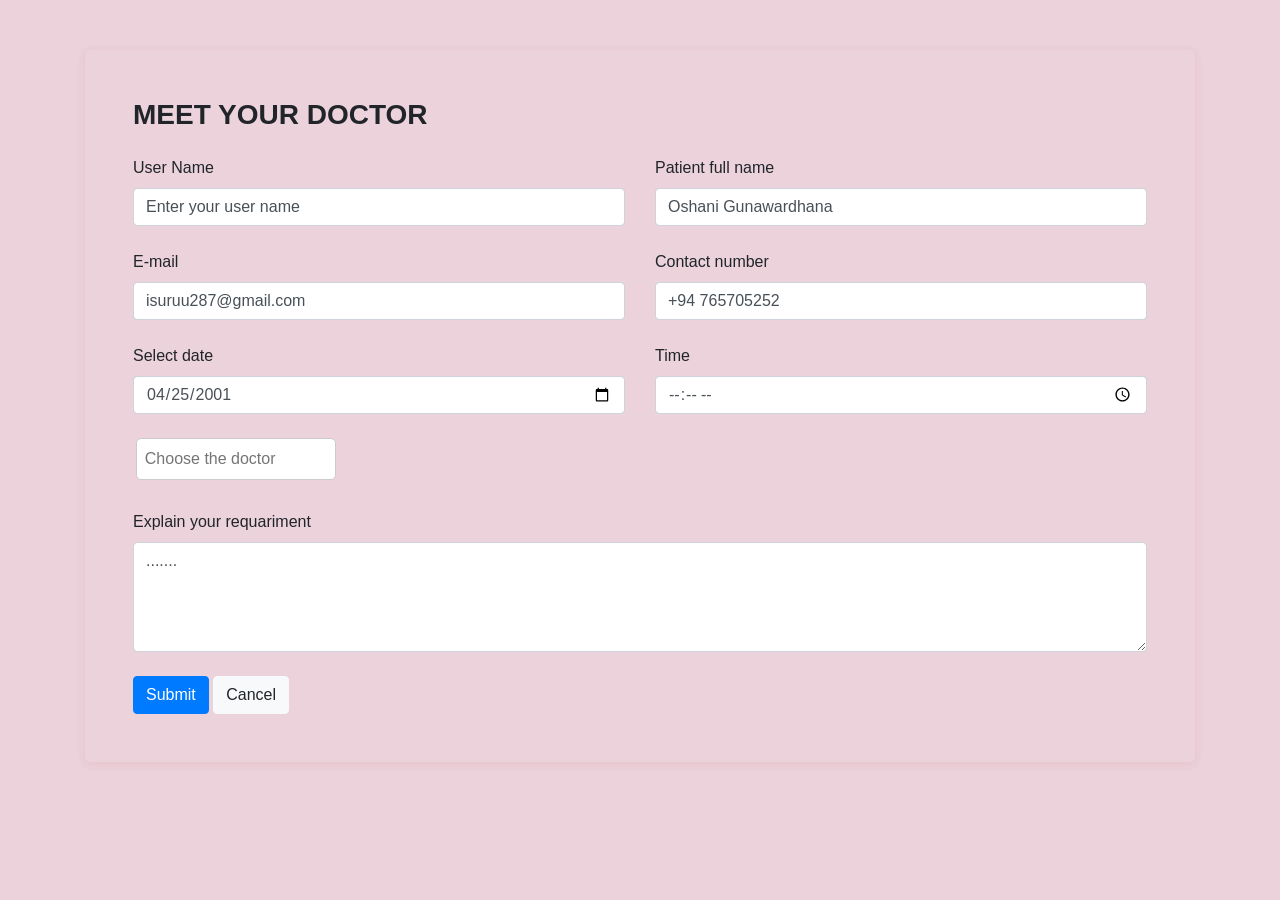
<file: profile.html>
<!DOCTYPE html>
<html lang="en">
<head>
	<meta charset="UTF-8">
	<title>Appointment</title>
	<meta content="width=device-width, initial-scale=1, maximum-scale=1, user-scalable=no" name="viewport">
	<link rel="stylesheet" type="text/css" href="https://stackpath.bootstrapcdn.com/bootstrap/4.3.1/css/bootstrap.min.css">
	<link rel="stylesheet" href="https://stackpath.bootstrapcdn.com/font-awesome/4.7.0/css/font-awesome.min.css">
	<link rel="stylesheet" type="text/css" href="css/pro.css">
</head>
  <body>




<div class="bgpic">

		<div class="container">
			
			<div class=" bt  shadow rounded-lg d-block d-sm-flex">
				<div class="tab-content p-4 p-md-5" id="v-pills-tabContent">
					<div class="tab-pane fade show active" id="account" role="tabpanel" aria-labelledby="account-tab">
						<h3 class="mb-4"><b>MEET YOUR DOCTOR</b></h3>
						<div class="row">
							<div class="col-md-6">
								<div class="form-group">
								  	<label>User Name</label>
								  	<input type="text" class="form-control" value="Enter your user name">
								</div>
							</div>
							<div class="col-md-6">
								<div class="form-group">
								  	<label>Patient full name</label>
								  	<input type="text" class="form-control" value="Oshani Gunawardhana">
								</div>
							</div>
							<div class="col-md-6">
								<div class="form-group">
								  	<label>E-mail</label>
								  	<input type="email" class="form-control" value="isuruu287@gmail.com">
								</div>
							</div>
							<div class="col-md-6">
								<div class="form-group">
								  	<label>Contact number</label>
								  	<input type="text" class="form-control" value="+94 765705252">
								</div>
							</div>
							<div class="col-md-6">
								<div class="form-group">
								  	<label>Select date</label>
								  	<input type="date" class="form-control" value="2001-04-25">
								</div>
							</div>

							<div class="col-md-6">
								<div class="form-group">
								  	<label>Time</label>
								  	<input type="time" class="form-control">
								</div>
							</div>
							
							<html>
  
    

						
                           
							<div class="search-dropdown">
								&nbsp;&nbsp;&nbsp;&nbsp;<input type="text" id="searchInput" class="search-input" placeholder="Choose the doctor">
								<div class="dropdown-content" id="dropdownContent">
									
									<a href="#">DR.RIFETH HUSSAIN RASHEED</a>
									<a href="#">DR.Nadeeja Gamlath</a>
									<a href="#">DR.Sudath Inamaluwa</a>
									<a href="#">DR.Siththari Dissanayake</a>
									<a href="#">DR.Rohan Kaluvithana</a>
									<a href="#">DR.Wajantha Herath</a>
									<a href="#">DR.Udayanga Silva</a>
									<a href="#">DR.Samanmali Senevirathne</a>
									<a href="#">DR.Kirthi Gunasekara</a>
									<a href="#">DR.Anjali Vijerathne</a>
									<a href="#">DR.Chanaka Gunasingha</a>
									<a href="#">DR.Anoma Withanage</a>
									<a href="#">DR.Upeksha Hathurusinghe</a>
									<a href="#">DR.Natasha bandara</a>
									<a href="#">DR.Udaya Warnakula</a>
									<a href="#">DR.Ohan Gomis</a>
									<a href="#">DR.Gamini Jayavira</a>
									<a href="#">DR.Nihal Aththanayaka</a>
									<a href="#">DR.Jagath Karunarathne</a>
									<a href="#">DR.Kalumini Weheragoda</a>
									<a href="#">DR. Sajini Rajapaksha</a>
									<a href="#">DR. Nishantha Jayawardhana</a>
								</div>
							</div>
							
							<script>
								const searchInput = document.getElementById('searchInput');
								const dropdownContent = document.getElementById('dropdownContent');
								const options = dropdownContent.getElementsByTagName('a');
							
								searchInput.addEventListener('input', function () {
									const searchTerm = searchInput.value.toLowerCase();
							
									for (let i = 0; i < options.length; i++) {
										const optionText = options[i].textContent.toLowerCase();
							
										if (optionText.includes(searchTerm)) {
											options[i].style.display = 'block';
										} else {
											options[i].style.display = 'none';
										}
									}
							
									dropdownContent.style.display = searchTerm.length > 0 ? 'block' : 'none';
								});
							
								document.addEventListener('click', function (event) {
									if (!event.target.matches('.search-input')) {
										dropdownContent.style.display = 'none';
									}
								});
							</script>

							
					  

						  <br><br><br>
							
							<div class="col-md-12">
								<div class="form-group">
								  	<label>Explain your requariment</label>
									<textarea class="form-control" rows="4">.......</textarea>
								</div>
							</div>
						</div>
						<div>
							<button class="btn btn-primary" id="Submit">Submit</button>
							<button class="btn btn-light">Cancel</button>
						</div>
					</div>

					</div>
				</div>
			</div>
		</div>

	</div>
	</section>
	<script>
		function myFunction() {
		  document.getElementById("myDropdown").classList.toggle("show");
		}
		
		function filterFunction() {
		  var input, filter, ul, li, a, i;
		  input = document.getElementById("myInput");
		  filter = input.value.toUpperCase();
		  div = document.getElementById("myDropdown");
		  a = div.getElementsByTagName("a");
		  for (i = 0; i < a.length; i++) {
			txtValue = a[i].textContent || a[i].innerText;
			if (txtValue.toUpperCase().indexOf(filter) > -1) {
			  a[i].style.display = "";
			} else {
			  a[i].style.display = "none";
			}
		  }
		}
		</script>



	<script src="https://code.jquery.com/jquery-3.2.1.slim.min.js"></script>
	<script src="https://cdnjs.cloudflare.com/ajax/libs/popper.js/1.12.9/umd/popper.min.js"></script>
	<script src="https://maxcdn.bootstrapcdn.com/bootstrap/4.0.0/js/bootstrap.min.js"></script>
	<script src="https://ajax.googleapis.com/ajax/libs/jquery/1.11.2/jquery.min.js"></script>

</body>
</html>
</file>
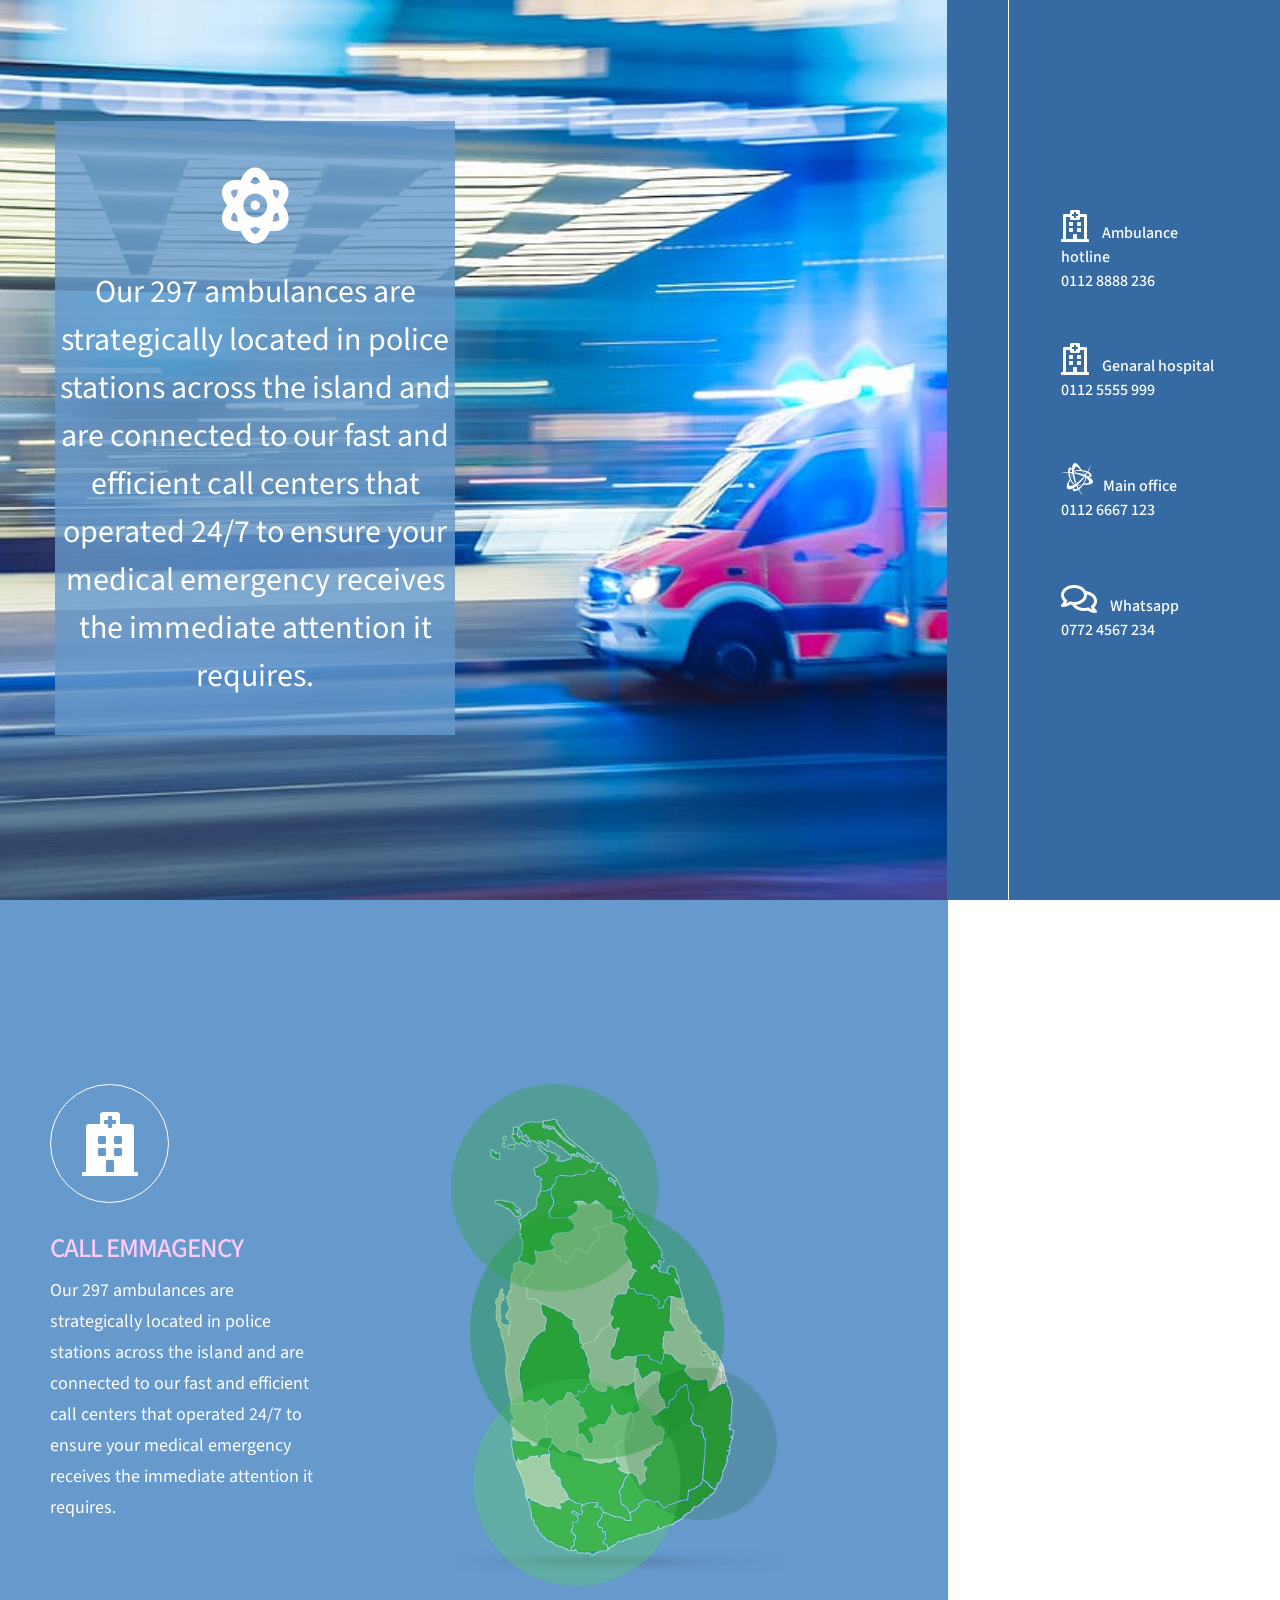
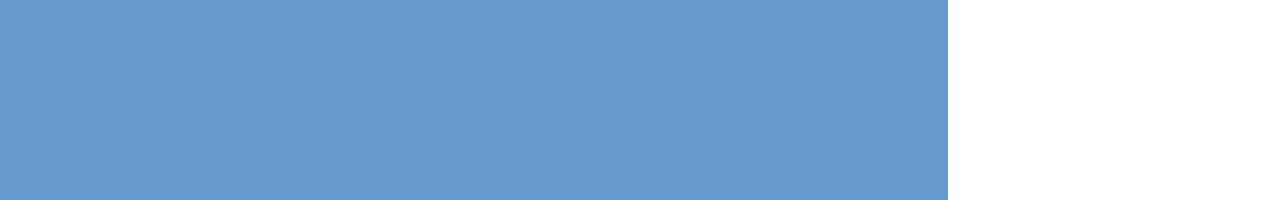
<file: ambu/ambu.html>
<!doctype html>
<html lang="en">
<head>
    <meta charset="utf-8" />
    <title>Ambulance numbers</title>
    <meta name="viewport" content="width=device-width, initial-scale=1">
    <link rel="preconnect" href="https://fonts.gstatic.com">
    <link href="https://fonts.googleapis.com/css2?family=Source+Sans+Pro:wght@300;400&display=swap" rel="stylesheet">
    <link rel="stylesheet" href="css/bootstrap.min.css" type="text/css" />
    <link rel="stylesheet" href="fontawesome/css/all.min.css" type="text/css" />    
    <link rel="stylesheet" href="css/amb.css" type="text/css" />

</head>

<body>
    <div id="outer">
        <header class="header order-last" id="tm-header">
            <nav class="navbar">
                <div class="collapse navbar-collapse single-page-nav">
                    <ul class="navbar-nav">
                        <li class="nav-item">
                            <a class="nav-link" ><span class="icn"><i class="far fa-2x fa-hospital"></i></span> Ambulance hotline<br>0112 8888 236</a>
                        </li>
                        <li class="nav-item">
                            <a class="nav-link" ><span class="icn"><i class="far fa-2x fa-hospital"></i></span> Genaral hospital<br>0112 5555 999</a>
                        </li>
                        <li class="nav-item">
                            <a class="nav-link" ><span class="icn"><i class="fab fa-2x fa-battle-net"></i></span>Main office<br>0112 6667 123</a>
                        </li>
                        <li class="nav-item">
                            <a class="nav-link" ><span class="icn"><i class="far fa-2x fa-comments"></i></span> Whatsapp<br>0772 4567 234</a>
                        </li>
                    </ul>
                </div>
            </nav>
        </header>
        

        
        <main id="content-box" class="order-first">
            <div class="banner-section section parallax-window" data-parallax="scroll" data-image-src="img/ab123.jpg" id="section-1">
                <div class="container">
                    <div class="item">
                        <div class="bg-blue-transparent logo-fa"><span><i class="fas fa-2x fa-atom"></i></span>Our 297 ambulances are strategically located in police stations across the island and are connected to our fast and efficient call centers that operated 24/7 to ensure your medical emergency receives the immediate attention it requires.</div>
                        
                    </div>
                </div>
            </div>
        
            <section class="work-section section" id="section-2">
                <div class="container">
                    <div class="row">
                        <div class="item col-md-4">
                            <div class="tm-work-item-inner">
                                <div class="icn"><i class="fas fa-2x fa-hospital"></i></div>
                                <h3>Call emmagency </h3>
                                <p>Our 297 ambulances are strategically located in police stations across the island and are connected to our fast and efficient call centers that operated 24/7 to ensure your medical emergency receives the immediate attention it requires.</p>
                            </div>                        
                        </div>
                        
                            <div class="tm-work-item-inner">                              
                                <img src="img/sl.png">
                            </div>
                    </div>
                </div>
            </section>

            

           
        </main>
    </div>
    <script src="js/jquery-3.3.1.min.js"></script>
    <script src="js/bootstrap.bundle.min.js"></script>
    <script src="js/jquery.singlePageNav.min.js"></script>
    <script src="js/slick.js"></script>
    <script src="js/parallax.min.js"></script>
    <script src="js/templatemo-script.js"></script>
</body>
</html>
</file>
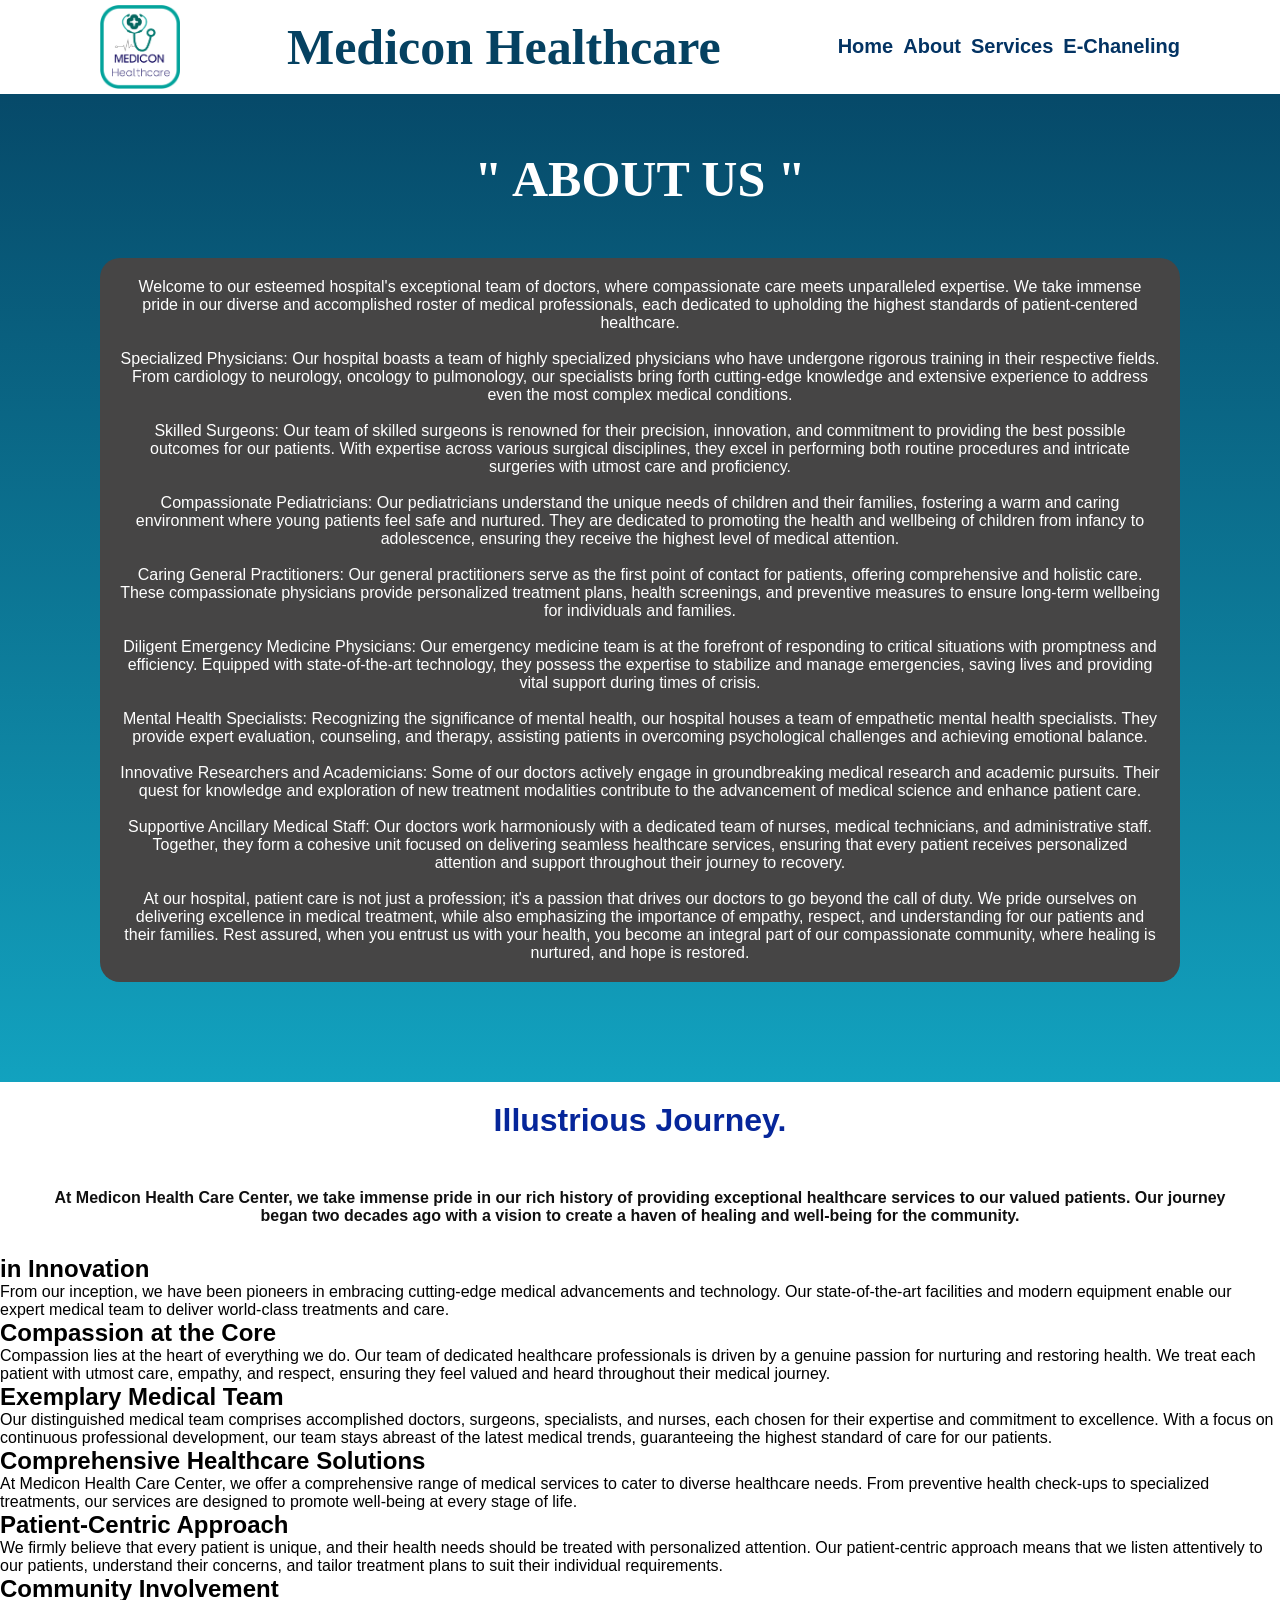
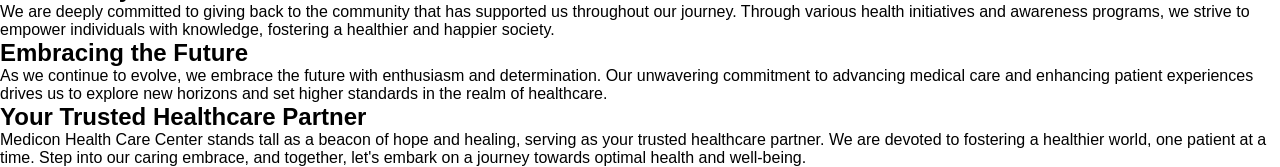
<file: Medicon-GroupProject/about.html>
<!DOCTYPE html>
<html lang="en">
<head>
    <meta charset="UTF-8">
    <meta name="viewport" content="width=device-width, initial-scale=1.0">

    <title>Medicon Health Care Sevice</title>
    <link rel="stylesheet" href="css/homestyle.css">
    
   <style>
      p{color: black};
      


    </style>
    

</head>
<body>
    <container>
    <div class="first">
        <header>
            <a href="#"  ><img src="images/logo.png" class="logo"></a>
            <h2>Medicon Healthcare </h2>
            <ul>
                <li><a href="index.html">Home</a></li>
                <li><a href="about.html">About </a></li>
                <li><a href="services.html">Services</a></li>
                <li><a href="#ggg">E-Chaneling</a></li>
            
            </ul>
            
        </header>
        
      <p class="About">" ABOUT US "</p>

<p class="Doctors"> Welcome to our esteemed hospital's exceptional team of doctors, where compassionate care meets unparalleled expertise. We take immense pride in our diverse and accomplished roster of medical professionals, each dedicated to upholding the highest standards of patient-centered healthcare.<br><br>

Specialized Physicians: Our hospital boasts a team of highly specialized physicians who have undergone rigorous training in their respective fields. From cardiology to neurology, oncology to pulmonology, our specialists bring forth cutting-edge knowledge and extensive experience to address even the most complex medical conditions.<br><br>

Skilled Surgeons: Our team of skilled surgeons is renowned for their precision, innovation, and commitment to providing the best possible outcomes for our patients. With expertise across various surgical disciplines, they excel in performing both routine procedures and intricate surgeries with utmost care and proficiency.<br><br>

Compassionate Pediatricians: Our pediatricians understand the unique needs of children and their families, fostering a warm and caring environment where young patients feel safe and nurtured. They are dedicated to promoting the health and wellbeing of children from infancy to adolescence, ensuring they receive the highest level of medical attention.<br><br>

Caring General Practitioners: Our general practitioners serve as the first point of contact for patients, offering comprehensive and holistic care. These compassionate physicians provide personalized treatment plans, health screenings, and preventive measures to ensure long-term wellbeing for individuals and families.<br><br>

Diligent Emergency Medicine Physicians: Our emergency medicine team is at the forefront of responding to critical situations with promptness and efficiency. Equipped with state-of-the-art technology, they possess the expertise to stabilize and manage emergencies, saving lives and providing vital support during times of crisis.<br><br>

Mental Health Specialists: Recognizing the significance of mental health, our hospital houses a team of empathetic mental health specialists. They provide expert evaluation, counseling, and therapy, assisting patients in overcoming psychological challenges and achieving emotional balance.<br><br>

Innovative Researchers and Academicians: Some of our doctors actively engage in groundbreaking medical research and academic pursuits. Their quest for knowledge and exploration of new treatment modalities contribute to the advancement of medical science and enhance patient care.<br><br>

 Supportive Ancillary Medical Staff: Our doctors work harmoniously with a dedicated team of nurses, medical technicians, and administrative staff. Together, they form a cohesive unit focused on delivering seamless healthcare services, ensuring that every patient receives personalized attention and support throughout their journey to recovery.<br><br>

At our hospital, patient care is not just a profession; it's a passion that drives our doctors to go beyond the call of duty. We pride ourselves on delivering excellence in medical treatment, while also emphasizing the importance of empathy, respect, and understanding for our patients and their families. Rest assured, when you entrust us with your health, you become an integral part of our compassionate community, where healing is nurtured, and hope is restored.</p>



    </div>
<div class="History">
    <h1> Illustrious Journey.</h1>

<p>At Medicon Health Care Center, we take immense pride in our rich history of providing exceptional healthcare services to our valued patients. Our journey began two decades ago with a vision to create a haven of healing and well-being for the community.</p>

<h2> in Innovation</h2>

From our inception, we have been pioneers in embracing cutting-edge medical advancements and technology. Our state-of-the-art facilities and modern equipment enable our expert medical team to deliver world-class treatments and care.

<h2>Compassion at the Core</h2>

Compassion lies at the heart of everything we do. Our team of dedicated healthcare professionals is driven by a genuine passion for nurturing and restoring health. We treat each patient with utmost care, empathy, and respect, ensuring they feel valued and heard throughout their medical journey.

<h2>Exemplary Medical Team</h2>

Our distinguished medical team comprises accomplished doctors, surgeons, specialists, and nurses, each chosen for their expertise and commitment to excellence. With a focus on continuous professional development, our team stays abreast of the latest medical trends, guaranteeing the highest standard of care for our patients.

<h2>Comprehensive Healthcare Solutions</h2>

At Medicon Health Care Center, we offer a comprehensive range of medical services to cater to diverse healthcare needs. From preventive health check-ups to specialized treatments, our services are designed to promote well-being at every stage of life.

<h2>Patient-Centric Approach</h2>

We firmly believe that every patient is unique, and their health needs should be treated with personalized attention. Our patient-centric approach means that we listen attentively to our patients, understand their concerns, and tailor treatment plans to suit their individual requirements.

<h2>Community Involvement</h2>

We are deeply committed to giving back to the community that has supported us throughout our journey. Through various health initiatives and awareness programs, we strive to empower individuals with knowledge, fostering a healthier and happier society.

<h2>Embracing the Future</h2>

As we continue to evolve, we embrace the future with enthusiasm and determination. Our unwavering commitment to advancing medical care and enhancing patient experiences drives us to explore new horizons and set higher standards in the realm of healthcare.

<h2>Your Trusted Healthcare Partner</h2>

Medicon Health Care Center stands tall as a beacon of hope and healing, serving as your trusted healthcare partner. We are devoted to fostering a healthier world, one patient at a time. Step into our caring embrace, and together, let's embark on a journey towards optimal health and well-being.


</div>









</container>
</body>
</html>
</file>
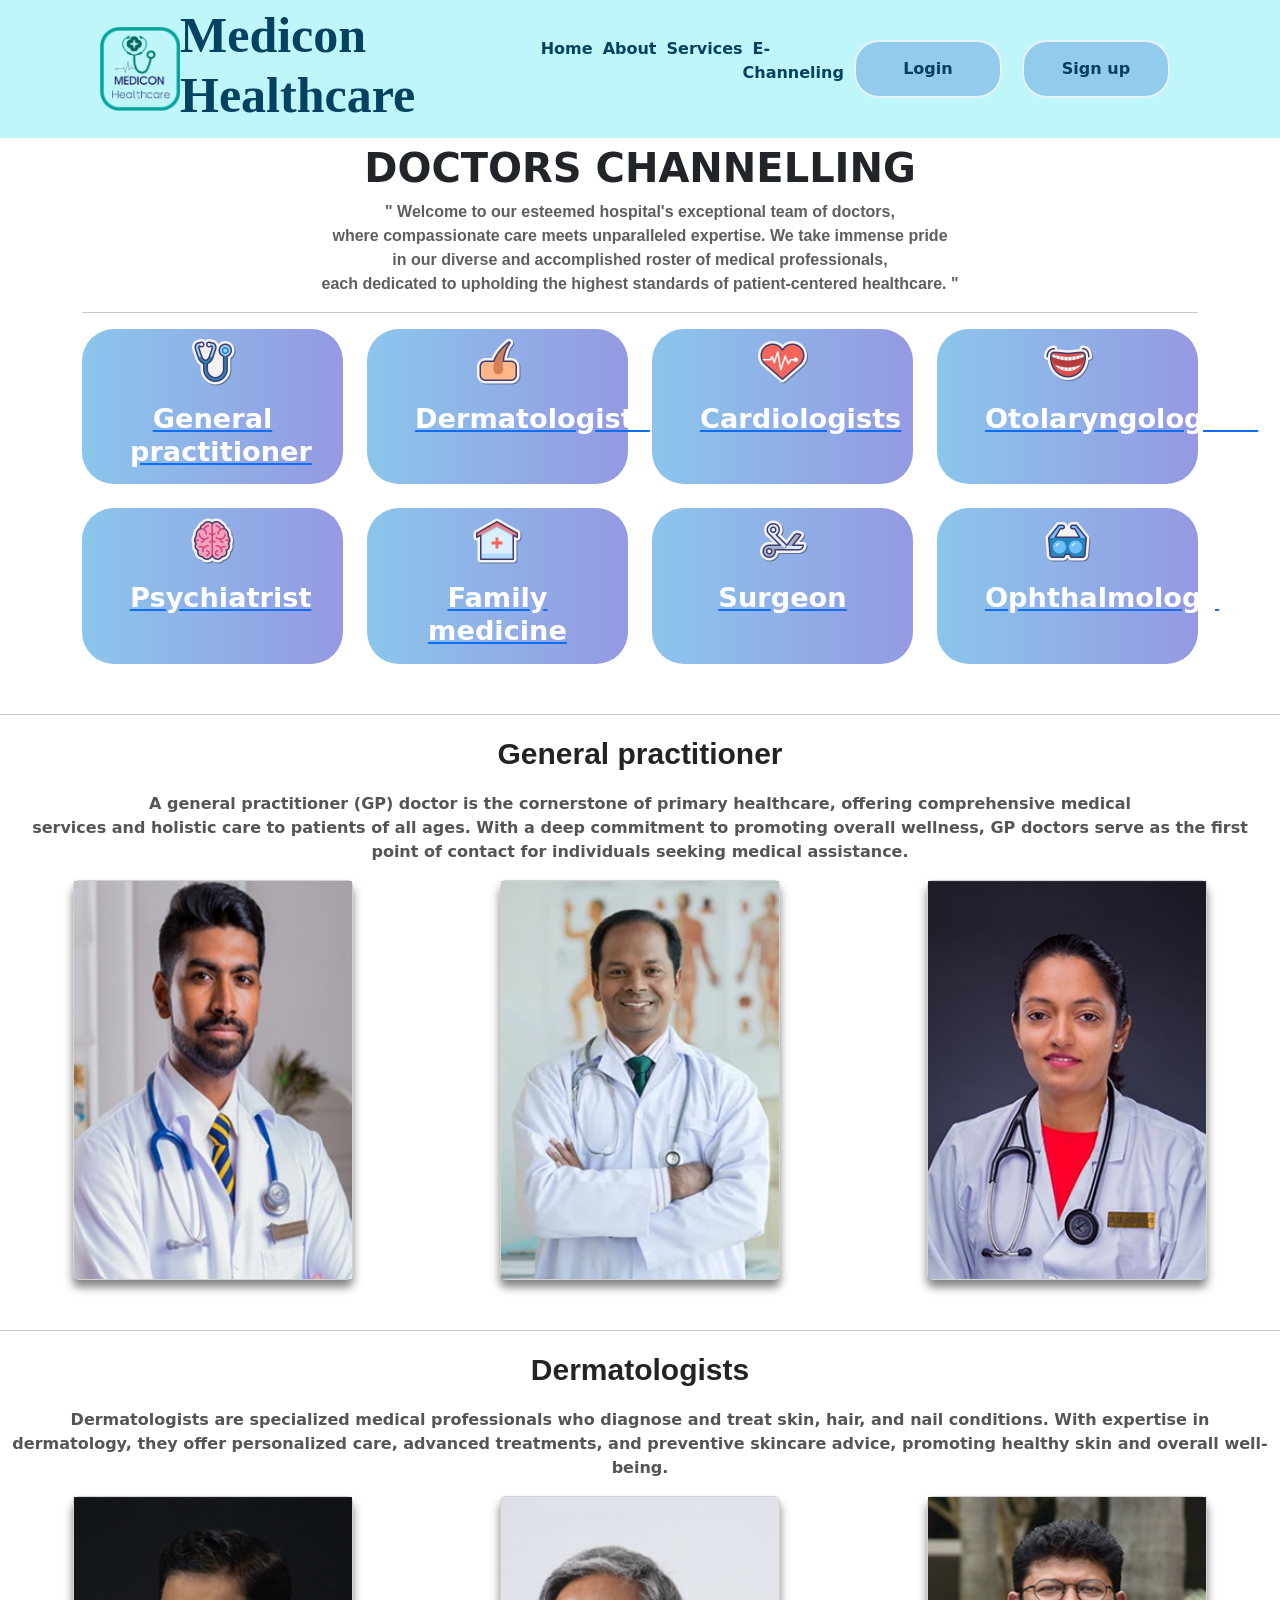
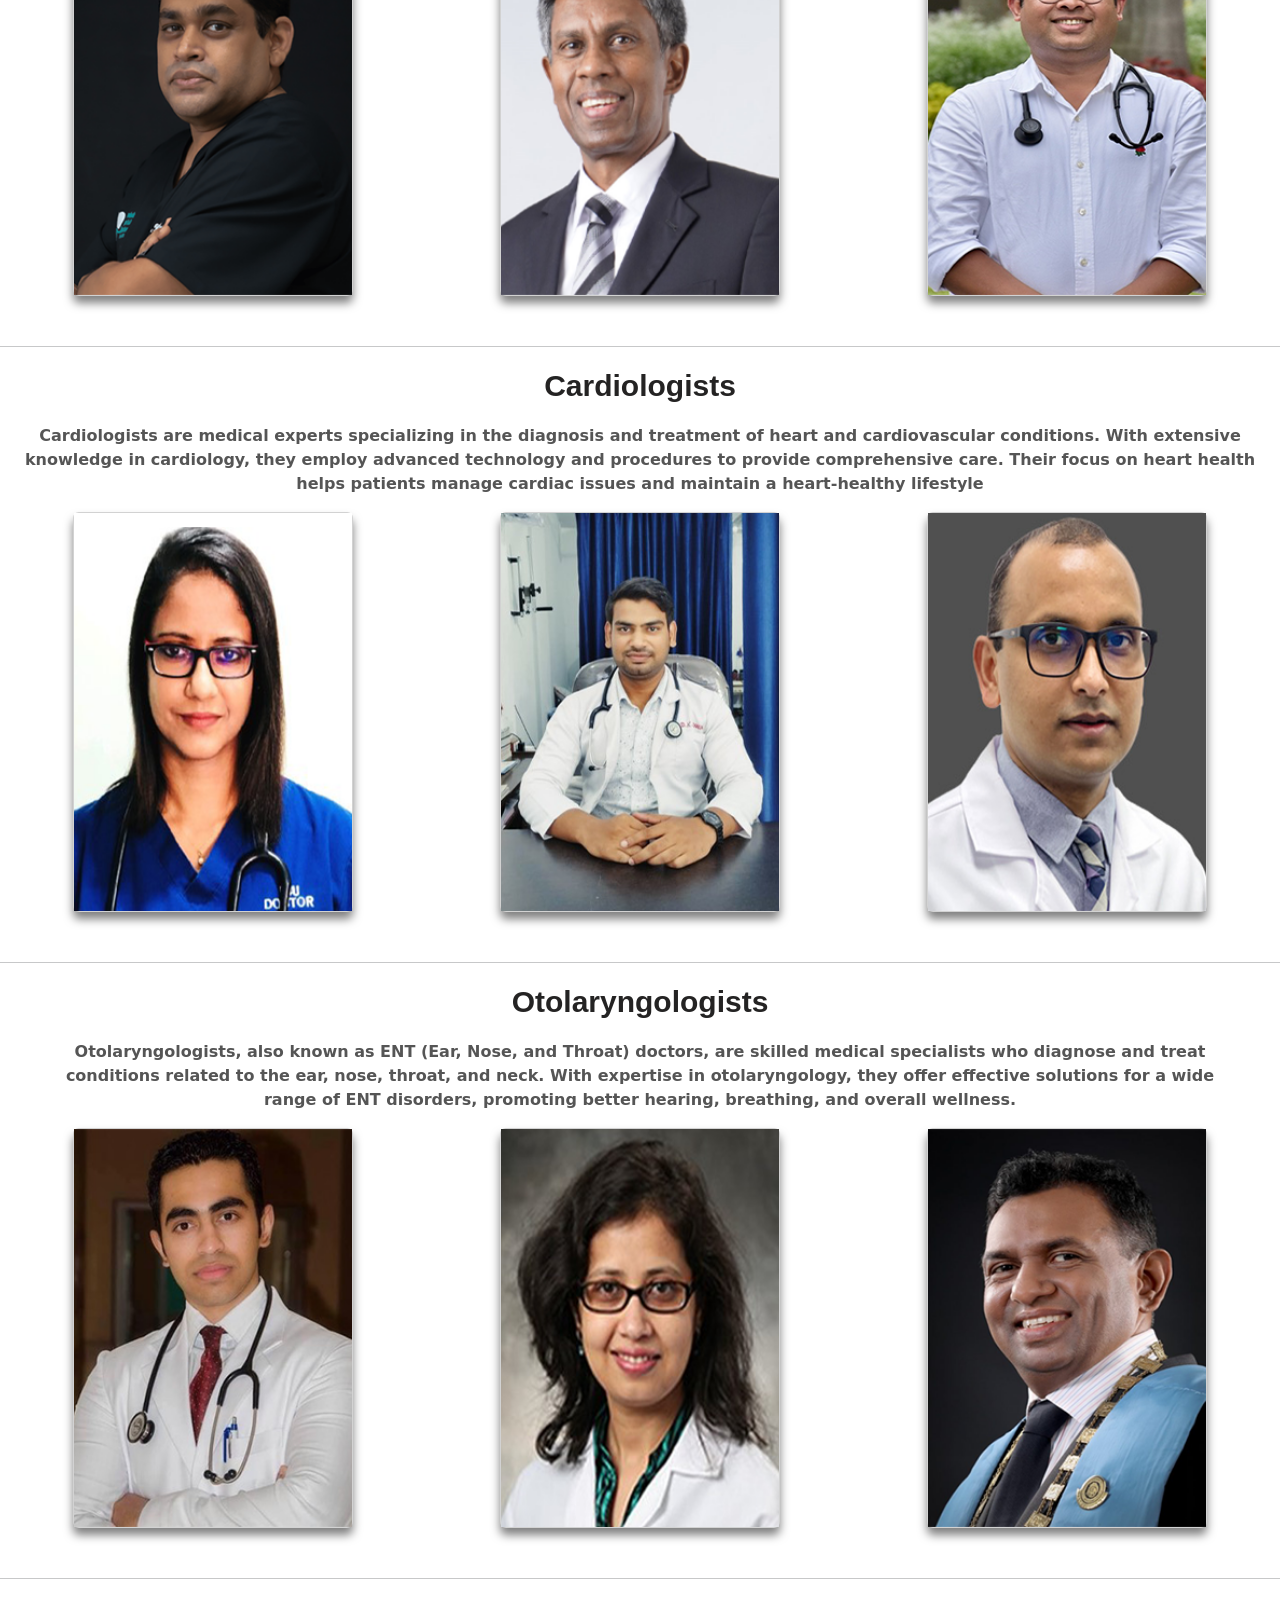
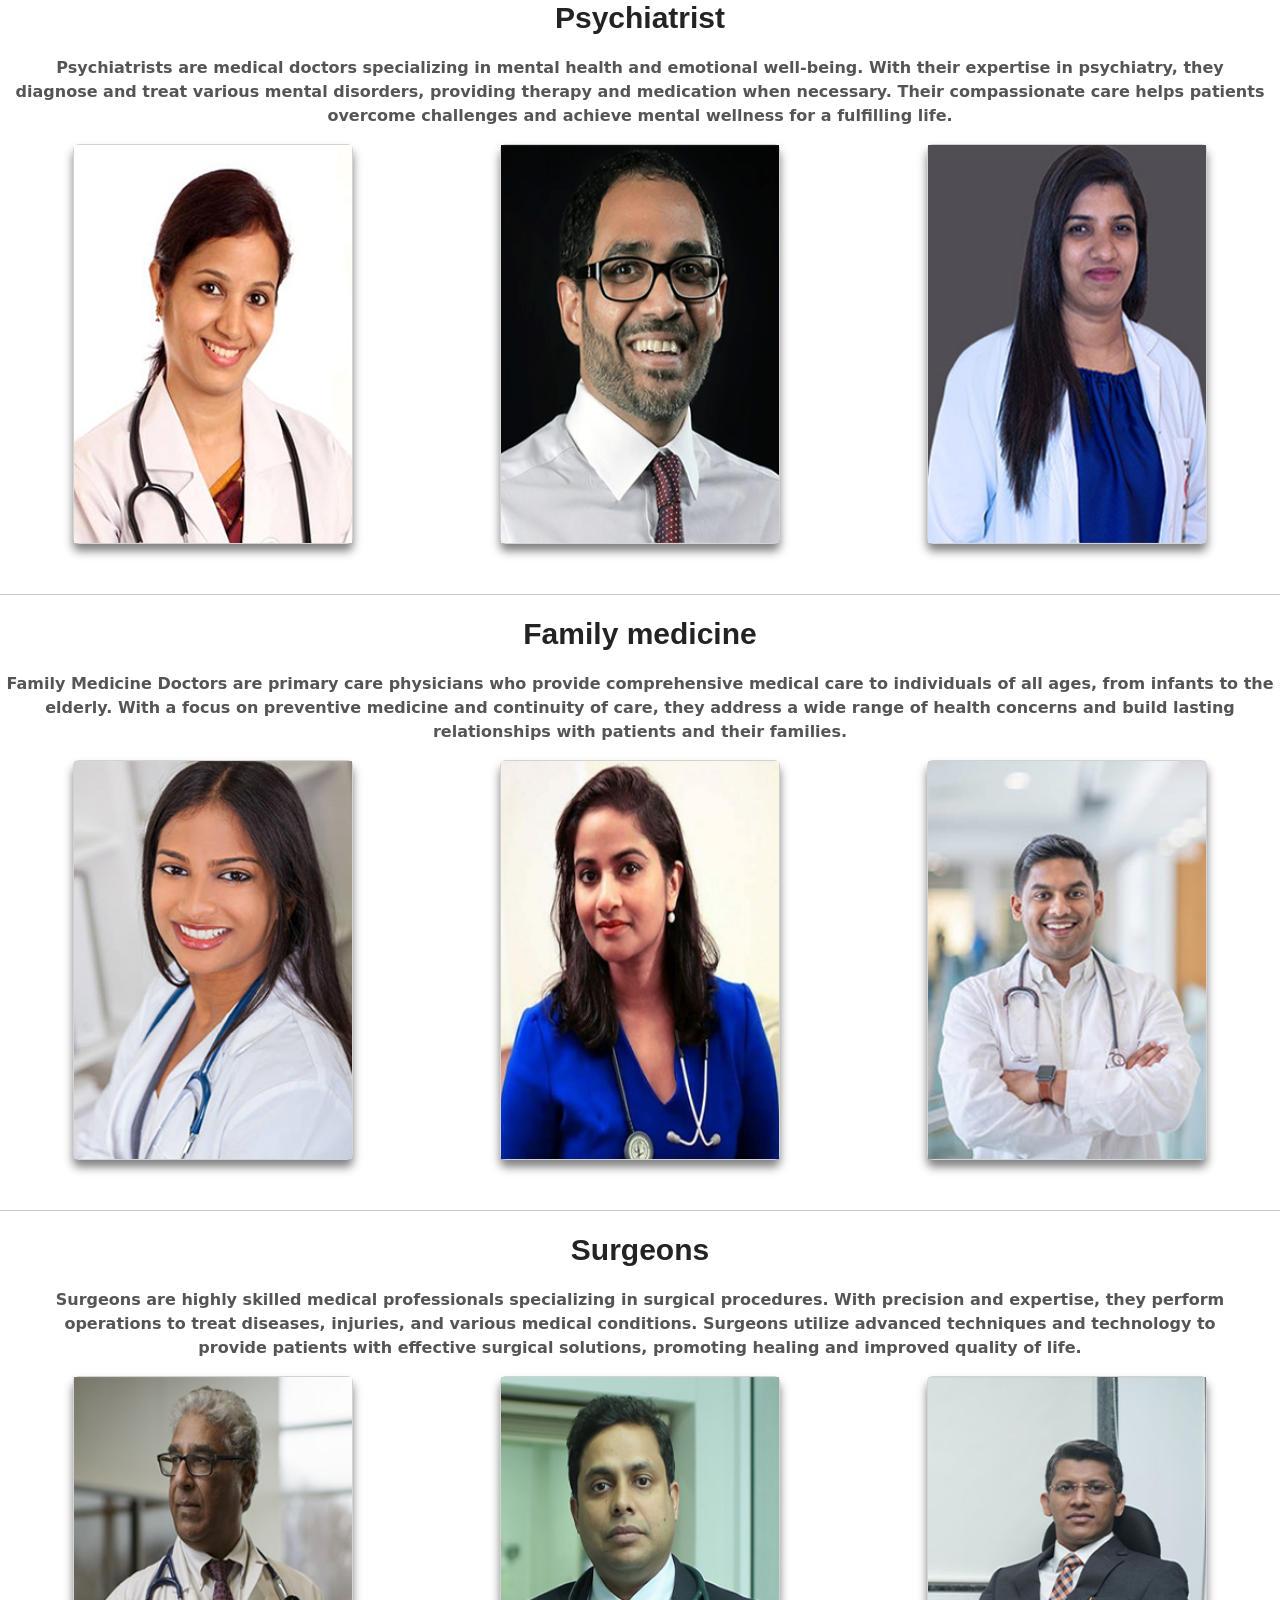
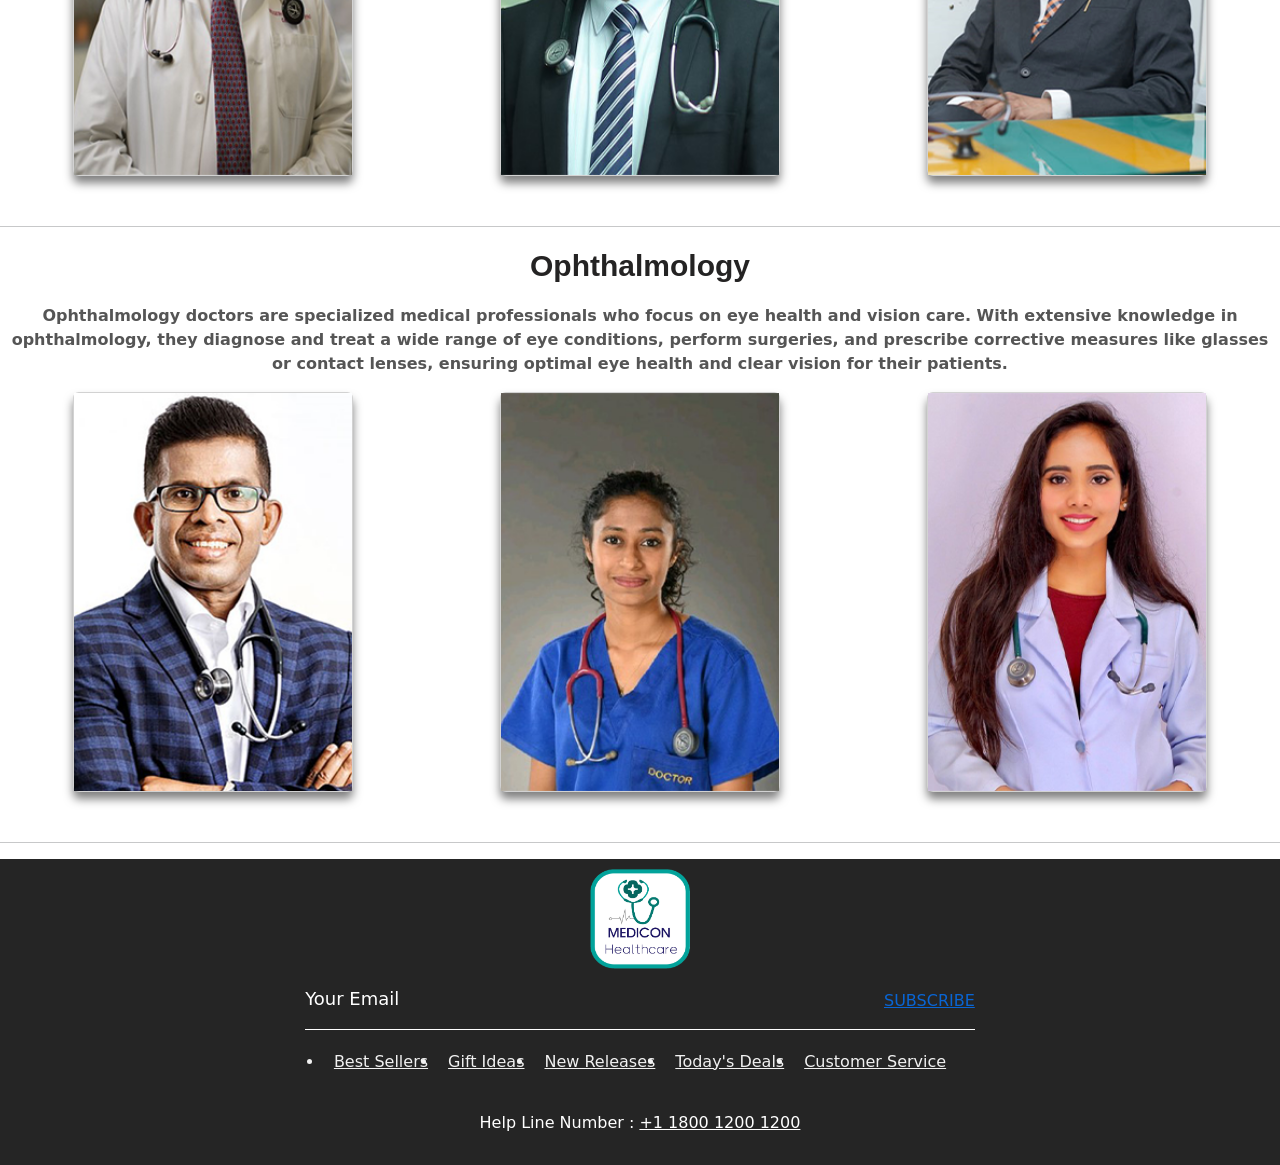
<file: Medicon-GroupProject/channalling.html>
<!DOCTYPE html>
<html lang="en">
<head>
   <meta charset="UTF-8">
   <meta name="viewport" content="width=device-width, initial-scale=1.0">
   <title>DOCTORS CHANNELLING</title>
   <link rel="stylesheet" href="css/channalling.css">
   
   <link href="https://cdn.jsdelivr.net/npm/bootstrap@5.3.0/dist/css/bootstrap.min.css" rel="stylesheet" integrity="sha384-9ndCyUaIbzAi2FUVXJi0CjmCapSmO7SnpJef0486qhLnuZ2cdeRhO02iuK6FUUVM" crossorigin="anonymous">
    <script src="https://cdn.jsdelivr.net/npm/bootstrap@5.3.0/dist/js/bootstrap.bundle.min.js" integrity="sha384-geWF76RCwLtnZ8qwWowPQNguL3RmwHVBC9FhGdlKrxdiJJigb/j/68SIy3Te4Bkz" crossorigin="anonymous"></script>
    
</head>
<body>


   <!-- Header Section -->
   <div class="HeadA">
      <a href="#"><img src="images/logo.png" class="logo"></a>
      <h2>Medicon Healthcare</h2>
      <ul>
        <li><a href="index.html">Home</a></li>
        <li><a href="about.html">About</a></li>
        <li><a href="services.html">Services</a></li>
        <li><a href="channalling.html">E-Channeling</a></li>
      </ul>
      <button type="button" class="bb">Login</button>
      <button type="button" class="bb">Sign up</button>
    </div>

  

    <br><br><br><br><br><br>
    <div class="container">
      <h1 class="Titleofpage">DOCTORS CHANNELLING</h1>
       <p class="TextDiscription">" Welcome to our esteemed hospital's exceptional team of doctors, <br>where compassionate care meets unparalleled expertise. We take immense pride <br>in our diverse and accomplished roster of medical professionals, <br>each dedicated to upholding the highest standards of patient-centered healthcare. "</p>
       <hr>
      <section class="category">

         <a href="#General practitioner" class="box">
             <img src="images/icons8-stethoscope-100.png" alt="">
             <h3>General practitioner</h3>
         </a>
      
         <a href="#Dermatologists" class="box">
             <img src="images/icons8-skin-100.png" alt="">
             <h3>Dermatologists</h3>
         </a>
      
         <a href="#Cardiologists" class="box">
             <img src="images/icons8-heart-with-pulse-100.png" alt="">
             <h3>Cardiologists</h3>
         </a>
      
         <a href="#Otolaryngologists" class="box">
             <img src="images/icons8-smiling-mouth-100.png" alt="">
             <h3>Otolaryngologists</h3>
         </a>
      
         <a href="#Psychiatrist" class="box">
             <img src="images/icons8-brain-100.png" alt="">
             <h3>Psychiatrist</h3>
         </a>
         <a href="#Family medicine" class="box">
            <img src="images/icons8-clinic-100.png" alt="">
            <h3>Family medicine</h3>
        </a>
        <a href="#Surgeon" class="box">
         <img src="images/icons8-surgical-scissors-100.png" alt="">
         <h3>Surgeon</h3>
     </a>
     <a href="#Ophthalmology" class="box">
      <img src="images/icons8-protective-glasses-100.png" alt="">
      <h3>Ophthalmology</h3>
  </a></section></div>
  <hr>

  <!--General practitioner start-->
  <div class="DocTi">
   <P id="General practitioner">General practitioner</P>
  </div>
<div class="line"><p>A general practitioner (GP) doctor is the cornerstone of primary healthcare, offering comprehensive medical<br> services and holistic care to patients of all ages. With a deep commitment to promoting overall wellness, GP doctors serve as the first<br> point of contact for individuals seeking medical assistance.<br>

   </p></div>
  <div class="Wrapper">
   <div class="card">
       <img src="images/1.png">
       <div class="info">
           <h1>DR.Chirantha Kumara</h1>
           <p>General practitioner<br>BSC Hons phd</p>
           <a href="profile.html" class="btn">Get an Appoinment</a>
       </div>
   </div>

   <div class="card">
       <img src="images/2.png">
       <div class="info">
           <h1>DR.Nilan Jayamanna</h1>
           <p>Cetified General practitioner<br>BSC Hons phd</p>
           <a href="profile.html" class="btn">Get an Appoinment</a>
       </div>
   </div>

   <div class="card">
       <img src="images/3.png">
       <div class="info">
           <h1>DR.Oshani Koswatte</h1>
           <p>Cetified General practitioner<br>BSC Hons phd</p>
           <a href="profile.html" class="btn">Get an Appoinment</a>
       </div>
   </div>
</div>
<hr>


<!--Dermatologists start-->
<div class="DocTi">
   <P id="Dermatologists">Dermatologists</P>
  </div>
  
  <div class="line"><p>
  Dermatologists are specialized medical professionals who diagnose and treat skin, hair, and nail conditions. With expertise in <br>dermatology, they offer personalized care, advanced treatments, and preventive skincare advice, promoting healthy skin and overall well-being.</p></div>

  <div class="Wrapper">
   <div class="card">
       <img src="images/4.png">
       <div class="info">
           <h1>DR.RIFETH HUSSAIN RASHEED</h1>
           <p>Specialized Dermatologists<br>Sinior doctor</p>
           <a href="profile.html" class="btn">Get an Appoinment</a>
       </div>
   </div>

   <div class="card">
       <img src="images/5.png">
       <div class="info">
           <h1>DR.NADEEJA GAMALATH </h1>
           <p>Specialized Dermatologists<br>Sinior doctor</p>
           <a href="profile.html" class="btn">Get an Appoinment</a>
       </div>
   </div>

   <div class="card">
       <img src="images/6.png">
       <div class="info">
           <h1>DR. SUDATH INAMALUWA</h1>
           <p>Specialized Dermatologists<br>Sinior doctor<br>BSC Hons phd</p>
           <a href="profile.html" class="btn">Get an Appoinment</a>
       </div>
   </div>
</div>
<hr>

<!--Cardiologists start-->
<div class="DocTi">
   <P id="Cardiologists">Cardiologists</P>
  </div>

  <div class="line"><p>
  Cardiologists are medical experts specializing in the diagnosis and treatment of heart and cardiovascular conditions. With extensive<br> knowledge in cardiology, they employ advanced technology and procedures to provide comprehensive care. Their focus on heart health helps patients manage cardiac issues and maintain a heart-healthy lifestyle</p></div>
  <div class="Wrapper">
   <div class="card">
       <img src="images/7.png">
       <div class="info">
           <h1>DR.Siththari Dissanayake</h1>
           <p>CHILD AND ADOLESCENT PHYCHIATRIST</p>
           <a href="#" class="btn">Get an Appoinment</a>
       </div>
   </div>

   <div class="card">
       <img src="images/8.png">
       <div class="info">
           <h1>DR Rohan Kaluvithana</h1>
           <p>Specialized Cardiologists</p>
           <a href="#" class="btn">Get an Appoinment</a>
       </div>
   </div>

   <div class="card">
       <img src="images/9.png">
       <div class="info">
           <h1>DR. WAJANTHA HERATH</h1>
           <p>Specialized Cardiologists</p>
           <a href="#" class="btn">Get an Appoinment</a>
       </div>
   </div>
</div>

<hr>
<!--Otolaryngologists start-->

<div class="DocTi">
   <P id="Otolaryngologists">Otolaryngologists</P>
  </div>

  <div class="line"><p>
  Otolaryngologists, also known as ENT (Ear, Nose, and Throat) doctors, are skilled medical specialists who diagnose and treat <br>conditions related to the ear, nose, throat, and neck. With expertise in otolaryngology, they offer effective solutions for a wide <br>range of ENT disorders, promoting better hearing, breathing, and overall wellness.</p></div>
  <div class="Wrapper">
   <div class="card">
       <img src="images/10.png">
       <div class="info">
           <h1>DR. Udayanga Silva</h1>
           <p>Specialized Otolaryngologists<br>BSC Hons MSC </p>
           <a href="#" class="btn">Get an Appoinment</a>
       </div>
   </div>

   <div class="card">
       <img src="images/11.png">
       <div class="info">
           <h1>DR. Samanmali Senevirathne</h1>
           <p>Specialized Otolaryngologists<br>BSC Hons MSC</p>
           <a href="#" class="btn">Get an Appoinment</a>
       </div>
   </div>

   <div class="card">
       <img src="images/12.png">
       <div class="info">
           <h1>DR. KIRTHI GUNASEKARA</h1>
           <p>Specialized Otolaryngologists<br>BSC Hons MSC</p>
           <a href="#" class="btn">Get an Appoinment</a>
       </div>
   </div>
</div>


<hr>
<!--Psychiatrist start-->
<div class="DocTi">
   <P id="Psychiatrist">Psychiatrist</P>
  </div>
  <div class="line"><p>
  Psychiatrists are medical doctors specializing in mental health and emotional well-being. With their expertise in psychiatry, they <br>diagnose and treat various mental disorders, providing therapy and medication when necessary. Their compassionate care helps patients <br>overcome challenges and achieve mental wellness for a fulfilling life.</p></div>

  <div class="Wrapper">
   <div class="card">
       <img src="images/13.png">
       <div class="info">
           <h1>DR. Anjali Vijerathne</h1>
           <p>Specialized Psychiatrist<br>BSC Hons MSC</p>
           <a href="#" class="btn">Get an Appoinment</a>
       </div>
   </div>

   <div class="card">
       <img src="images/14.png">
       <div class="info">
           <h1>DR. Chanaka Gunasingha</h1>
           <p>Specialized Psychiatrist<br>BSC Hons MSC</p>
           <a href="#" class="btn">Get an Appoinment</a>
       </div>
   </div>

   <div class="card">
       <img src="images/15.png">
       <div class="info">
           <h1>DR Anoma Withanage</h1>
           <p>Specialized Psychiatrist<br>BSC Hons MSC</p>
           <a href="#" class="btn">Get an Appoinment</a>
       </div>
   </div>
</div>


<hr>
<!--Family medicine start-->

<div class="DocTi">
   <P id="Family medicine">Family medicine</P>
  </div><div class="line"><p>
  Family Medicine Doctors are primary care physicians who provide comprehensive medical care to individuals of all ages, from infants to the elderly. With a focus on preventive medicine and continuity of care, they address a wide range of health concerns and build lasting relationships with patients and their families.</p></div>

  <div class="Wrapper">
   <div class="card">
       <img src="images/16.png">
       <div class="info">
           <h1>DR. Upeksha Hathurusinghe</h1>
           <p>Family medicine Doctor<br>BSC Hons MSC</p>
           <a href="#" class="btn">Get an Appoinment</a>
       </div>
   </div>

   <div class="card">
       <img src="images/17.png">
       <div class="info">
           <h1>DR. Natasha bandara</h1>
           <p>Family medicine Doctor<br>BSC Hons MSC</p>
           <a href="#" class="btn">Get an Appoinment</a>
       </div>
   </div>

   <div class="card">
       <img src="images/18.png">
       <div class="info">
           <h1>DR. Udaya Warnakula</h1>
           <p>Family medicine Doctor<br>BSC Hons MSC</p>
           <a href="#" class="btn">Get an Appoinment</a>
       </div>
   </div>
</div>



<hr>
<!--Surgeon medicine start-->

<div class="DocTi">
   <P id="Surgeon">Surgeons</P>
  </div><div class="line"><p>
  Surgeons are highly skilled medical professionals specializing in surgical procedures. With precision and expertise, they perform <br>operations to treat diseases, injuries, and various medical conditions. Surgeons utilize advanced techniques and technology to<br> provide patients with effective surgical solutions, promoting healing and improved quality of life.</p></div>
  <div class="Wrapper">
   <div class="card">
       <img src="images/19.png">
       <div class="info">
           <h1>DR. Ohan Gomis</h1>
           <p>Specialized Surgeons<br>BSC Hons MSC</p>
           <a href="#" class="btn">Get an Appoinment</a>
       </div>
   </div>

   <div class="card">
       <img src="images/20.png">
       <div class="info">
           <h1>DR. Gamini Jayavira</h1>
           <p>Specialized Surgeons<br>BSC Hons MSC</p>
           <a href="#" class="btn">Get an Appoinment</a>
       </div>
   </div>

   <div class="card">
       <img src="images/21.png">
       <div class="info">
           <h1>DR. Nihal Aththanayaka</h1>
           <p>Specialized Surgeons<br>BSC Hons MSC</p>
           <a href="#" class="btn">Get an Appoinment</a>
       </div>
   </div>
</div>



<hr>
<!--Ophthalmology start-->

<div class="DocTi">
   <P id="Ophthalmology">Ophthalmology</P>
  </div><div class="line"><p>
  Ophthalmology doctors are specialized medical professionals who focus on eye health and vision care. With extensive knowledge in <br>ophthalmology, they diagnose and treat a wide range of eye conditions, perform surgeries, and prescribe corrective measures like glasses<br> or contact lenses, ensuring optimal eye health and clear vision for their patients.</p></div>
  <div class="Wrapper">
   <div class="card">
       <img src="images/22.png">
       <div class="info">
           <h1>DR. Jagath Karunarathne</h1>
           <p>Specialized Ophthalmology<br>BSC Hons MSC</p>
           <a href="#" class="btn">Get an Appoinment</a>
       </div>
   </div>

   <div class="card">
       <img src="images/23.png">
       <div class="info">
           <h1>DR. Kalumini Weheragoda</h1>
           <p>Specialized Ophthalmology<br>BSC Hons MSC</p>
           <a href="#" class="btn">Get an Appoinment</a>
       </div>
   </div>

   <div class="card">
       <img src="images/24.png">
       <div class="info">
           <h1>DR. Sajini Rajapaksha</h1>
           <p>Specialized Ophthalmology<br>BSC Hons MSC</p>
           <a href="#" class="btn">Get an Appoinment</a>
       </div>
   </div>
</div>

<hr>

 <div class="footer_section layout_padding">
   <div class="container">
      <div class="footer_logo"><a href="index.html"><img src="images/logof.jpg.png"></a></div>
      <div class="input_bt">
         <input type="text" class="mail_bt" placeholder="Your Email" name="Your Email">
         <span class="subscribe_bt" id="basic-addon2"><a href="#">Subscribe</a></span>
      </div>
      <div class="footer_menu">
         <ul>
            <li><a href="#">Best Sellers</a></li>
            <li><a href="#">Gift Ideas</a></li>
            <li><a href="#">New Releases</a></li>
            <li><a href="#">Today's Deals</a></li>
            <li><a href="#">Customer Service</a></li>
         </ul>
      </div>
      <div class="location_main">Help Line  Number : <a href="#">+1 1800 1200 1200</a></div>
   </div>
</div>
<!-- footer section end -->


</body>
</html>
</file>
<file: css/pro.css>
@import url("https://fonts.googleapis.com/css?family=Poppins:100,100i,200,200i,300,300i,400,400i,500,500i,600,600i,700,700i,800,800i,900,900i");

body {
	background: #ebd2db;
	font-family: "Roboto", sans-serif;
	margin: 0;
	
}

.bgpic{
	background :  url("https://img.freepik.com/free-vector/medical-healthcare-blue-color_1017-26807.jpg?size=626&ext=jpg&ga=GA1.2.1449535877.1690643353&semt=ais");
	background-size:cover;
	height: 100vh;
	margin: 0;
	padding: 0;
	
	
}

.container {
	padding-top: 50px;
}

.shadow {
	box-shadow: 0 2px 10px rgba(215, 45, 45, 0.1) !important;
}


.tab-content {
	flex: 1;
}

.form-group {
	margin-bottom: 1.5rem;
}


.dropbtn {
	background-color: #04AA6D;
	color: white;
	padding: 16px;
	font-size: 16px;
	border: none;
	cursor: pointer;
  }
  
  .dropbtn:hover, .dropbtn:focus {
	background-color: #3e8e41;
  }
  

  
  #myInput:focus {outline: 3px solid #ddd;}
  
  .dropdown {
	position: relative;
	display: inline-block;
  }
  
  .dropdown-content {
	display: none;
	position: absolute;
	background-color: #f6f6f6;
	min-width: 230px;
	overflow: auto;
	border: 1px solid #523fe6;
	z-index: 1;
  }
  
  .dropdown-content a {
	color: solid #dddddd;
	padding: 12px 16px;
	text-decoration: none;
	display: block;
  }
  
  .dropdown a:hover {background-color: #dddddd;}
  
  .show {display: block;}

  .search-dropdown {
	position: relative;
	display: inline-block;
}

.search-input {
	padding: 8px;
	border: 1px solid #ccc;
	border-radius: 5px;
	width: 200px;
}

.dropdown-content {
	display: none;
	position: absolute;
	background-color: #ffffff;
	border: 1px solid #cccccc;
	max-height: 150px;
	overflow-y: auto;
	width: 100%;
	
}

.dropdown-content a {
	display: block;
	padding: 8px;
	text-decoration: none;
	color: black;
}

.dropdown-content a:hover {
	background-color: #f0f0f0;
}
.search-input:focus {outline: 3px solid #a9caef;}
</file>
<file: ambu/css/amb.css>
::after, ::before { line-height: normal; }

body {
  font-family: 'Source Sans Pro', sans-serif;
  font-size: 18px;
  color: #6c757d;
  line-height: 1.5;
  background-color: #fff;
  -webkit-font-smoothing: antialiased;
  -webkit-text-size-adjust: 100%;
}

img {
  border: 0;
  height: auto;
  max-width: 100%;
}

.header {
  position: fixed;
  right: 0;
  width: 26%;
  height: 100%;
  background-color: #356ba2;
  overflow-y: auto;
  z-index: 1;
  display: -webkit-box;
  display: -ms-flexbox;
  display: flex;
  -webkit-box-orient: vertical;
  -webkit-box-direction: normal;
}

@media (max-width: 468px) {
  .header {
    position: fixed;
    right: -100%;
    top: 0;
    bottom: 0;
    width: 300px;
    -webkit-transition: all 0.5s ease-in-out;
    transition: all 0.5s ease-in-out;
    display: -webkit-box;
    display: -ms-flexbox;
    display: flex;
  }
}

@media (max-width: 575px) {
  .header { width: 100%; }
}

.header.open { right: 0; }
.design { color: #fff; }

.design a {
  color: #fff;
  text-decoration: none;
}

.design a:hover { color: #99ccff; }

.navbar {
  padding: 0;
  margin-bottom: 0;
}

.navbar .navbar-collapse {
  display: flex;
  height: 100% !important;
  padding-left: 61px;
  padding-right: 61px;
}

@media (min-width: 1366px) {
  .navbar .navbar-collapse {
    padding-left: 31px;
    padding-right: 21px;
  }
}

.navbar .navbar-nav { position: relative; }

@media (max-height: 580px) {
  .navbar .navbar-nav { padding-top: 30px; }
}

.navbar .navbar-collapse::before {
  content: '';
  position: absolute;
  width: 1px;
  background-color: #fff;
  height: 100%;
  top: 0;
}

.navbar .navbar-nav > .nav-item {
  font-weight: 500;
  font-size: 18px;
  background-position: left center;
  background-repeat: no-repeat;
  min-height: 82px;
  display: -webkit-box;
  display: -ms-flexbox;
  display: flex;
  -webkit-box-align: center;
      -ms-flex-align: center;
          align-items: center;
  padding-left: 66px;
  margin-bottom: 38px;
}

@media (max-width: 1366px) {
  .navbar .navbar-nav > .nav-item {
    font-size: 16px;
    padding-left: 53px;
  }
}

.navbar .navbar-nav > .nav-item .icn {
  padding-right: 20px;
  display: inline-block;
}

@media (max-width: 1366px) {
  .navbar .navbar-nav > .nav-item .icn { padding-right: 10px; }
}

.navbar .navbar-nav > .nav-item > a.nav-link {
  color: #fff;
  -webkit-transition: all 0s ease-in-out;
  transition: all 0s ease-in-out;
  padding: 0;
}

#content-box {
  overflow: hidden;
  width: calc(74% + 1px);
}

@media (max-width: 991px) {
  #content-box { width: 100%; }
}

.section {
  height: 100vh;
  min-height: 700px;
  display: flex;
  align-items: center;
}

.banner-section {
  position: relative;
  text-align: center;
  background-color: #99ccff;
  padding-top: 121px;
  align-items: flex-start;
}

.bg-blue-transparent { background-color: rgb(102 153 204 / 0.8); }

.banner-section .logo-fa {  
  color: #fff;
  max-width: 400px;
  margin-left: 5px;
  padding-top: 43px;
  padding-bottom: 35px;
  font-size: 32px;
  margin-bottom: 60px;
}

@media (max-width: 991px) {
  .banner-section .logo-fa { margin: 0 auto 30px; }
}

@media (max-width: 767px) {
  .banner-section .logo-fa {
    font-size: 28px;
    padding-top: 20px;
    padding-bottom: 15px;
  }
}

.banner-section .logo-fa span {
  font-size: 38px;
  display: block;
  text-transform: uppercase;
  margin-bottom: 17px;
}

@media (max-width: 767px) {
  .banner-section .logo-fa span {
    font-size: 32px;
    margin-bottom: 10px;
  }
}

.banner-section .simple {
  color: #fff;
  display: inline-block;
  margin: auto;
  margin-left: 97px;
  padding: 33px 68px 34px 68px;
}

@media (max-width: 991px) {
  .banner-section .simple { margin-left: 0; }
}

@media (max-width: 767px) {
  .banner-section .simple { padding: 16px 34px 17px 34px; }
}

.banner-section .simple p {
  margin-bottom: 0;
  font-size: 22px;
}

@media (max-width: 991px) {
  .banner-section .simple p { font-size: 20px; }
}

@media (max-width: 575px) {
  .banner-section .simple p { font-size: 18px; }
}

.work-section {
  padding-top: 90px!important;
  padding-bottom: 90px!important;
  min-height: 850px;
  background-color: #6699cc;
}

.work-section .container { max-width: 1242px; }

.tm-work-item-inner {
  max-width: 360px;
  margin-left: auto;
  margin-right: auto;
  margin-bottom: 30px;
}

@media (max-width: 767px) {
  .work-section .item {
    text-align: center;
    margin-bottom: 30px;
  }
}

.work-section .item.one { margin-top: 80px; }

@media (max-width: 767px) {
  .work-section .item.one { margin-top: 0;}
}

.work-section .item.two { margin-top: 161px; }

@media (max-width: 767px) {
  .work-section .item.two { margin-top: 0; }
}

.work-section .item .icn {
  width: 119px;
  height: 119px;
  display: block;
  border: 1px solid #fff;
  border-radius: 100%;
  color: #fff;
  font-size: 32px;
  display: -webkit-box;
  display: -ms-flexbox;
  display: flex;
  -webkit-box-pack: center;
      -ms-flex-pack: center;
          justify-content: center;
  -webkit-box-align: center;
      -ms-flex-align: center;
          align-items: center;
  text-transform: uppercase;
  margin-bottom: 30px;
}

@media (max-width: 767px) {
  .work-section .item .icn { margin: 0 auto 20px; }
}

.work-section .item h3 {
  color: #ffccff;
  text-transform: uppercase;
  font-size: 27px;
  letter-spacing: -1px;
  margin-bottom: 9px;
}

.work-section .item p {
  color: #fff;
  line-height: 31px;
  margin-bottom: 0;
}


.container {
  padding-left: 50px;
  padding-right: 50px;
}

.parallax-window { background: transparent; }

@media (max-width: 991px) {
  .section {
    height: auto;
    min-height: 100vh;
    display: flex;
    align-items: center;
    padding-top: 60px;
    padding-bottom: 60px;
  }

  .banner-section { padding-top: 0; }
  .contact-section { padding-bottom: 0; }
}
</file>
<file: Medicon-GroupProject/css/homestyle.css>
*{
    padding: 0;
    margin: 0;
    box-sizing: border-box;
    font-family: 'Poppings',sans-serif;
}

.first{
    position: relative;
    width: 100%;
    min-height: 60vh;
    padding:100px;
    justify-content: space-between;
    align-items: center;
    background-image: linear-gradient(#054161,#12a2bf);
     


}
header{
    position: absolute;
    top: 0;
    left: 0;
    width: 100%;
    padding: 5px 100px;
    display: flex;
    justify-content: space-between;
    align-items: center;
    background-color: rgb(255, 255, 255);

}
header .logo{
    position: relative;
    max-width: 80px;
    min-width: 50px;

}
header .logo:hover {
  max-width: 90px;

}

header ul{
    position: relative;
    display:flex;
    
}
header ul li{
    justify-content: space-between;
    list-style: none;
    font-size: 20px;
}

header ul li a {
  color: #033363;
  font-weight: 500; 
  margin-left: 10px;
  margin-top: 5px;
  text-decoration:double;
  width: 100px;
  padding: 10px 0;
  text-align: center;
  border-radius: 5px;
  font-weight: bold;
  border:#06269a;
  cursor: pointer;
  position: left;
  overflow: hidden;
  
}


header ul li a:hover{
  color: #ffffff;
  font-weight: 700 ;
  background: #5b57e6;

}
header h2{
    font-family:Oswald;
    color: #054161;
    font-weight: 800;
    font-size: 50px;
}



.navigation{
  background: #fbfbfb;
 margin-top: 10px; 
  height: 60px;
  justify-content: center;
  display: flex;
  width: 100%;
  
  padding:0;
  box-shadow: 0 25px 20px -20px rgba(0, 0, 0,0.4);
}
.navigation ul li{
  list-style: none;
  display: inline-block;
  padding: 13px 35px;
  margin: 10px;
  font-size: 18px;
  font-weight: 700;
  color: #777;
  cursor: pointer;
  position: relative;
  z-index: 2;
  transition: color 0.5s;
}
.navigation ul li::after{
  content: '';
  background: #3899f9;
  width: 60%;
  height: 60%;
  border-radius: 30px;
  position: absolute;
  top: 100%;
  left: 50%;
  transform: translate(-50%,-50%);
  z-index: -1;
  opacity: 0;
  transition: top 0.5s,opacity 0.5s;
}
.navigation ul li:hover{
  color: #fff;

}
.navigation ul li:hover::after{
  top: 50%;
  opacity: 1;
}








footer{
    position:relative;
    background-color: #ffffff;
    width: 100%;
    height: 15vh;
    color: aliceblue;
    bottom: 0;
}
.content{
    position: relative;
    width: 100%;
    display: flex;
    justify-content: space-between;
    align-items: center;
}
.content .textbox h2{
    color:#ffffff ;
    font-size: 4em;
    line-height: 1.4em;
    font-weight: 500;
    align-items: center;

}
.content .textbox h3{
    color:#ffffff ;
    font-size: 3em;
    line-height: 1.4em;
    font-weight: 500;
    align-items: center;
    margin-top: 50px;

}
.content .textbox p{
    color:#ffffff ;
    font-size: 1em;
    line-height: 1.4em;
    font-weight: 25;
    align-items: center;

}
.bb{
    width: 200px;
    padding: 15px 0;
    text-align: center;
    margin: 20px 10px;
    border-radius: 25px;
    font-weight: bold;
    border: 2px solid #e7f2f8;
    background: rgb(146, 203, 235);
    color: #073f5e;
    cursor: pointer;
    position: left;
    overflow: hidden;

}
.bb:hover {
  background: rgb(6, 39, 159);
  color: #ffffff;
}
.image-slideshow {
  max-width: 700px;
  position: relative;
  margin: auto;
  justify-content: right;
}

img {
  width: 100%
}

.fade {
  animation-name: fade;
  animation-duration: 2s;
}

@keyframes fade {
  from {opacity: .4}
  to {opacity: 1}
}

.second{
    position: relative;
    width: 100%;
    min-height: 100vh;
    padding:100px;
    justify-content: space-between;
    align-items: center;
    background-image: linear-gradient(#f7f7f7,#a4acad);}

    .info_section {
      background-color: #252525;
      color: #ffffff;
      padding: 45px 0;
    }
    
    .info_section .contact_nav {
      display: -webkit-box;
      display: -ms-flexbox;
      display: flex;
      -webkit-box-pack: center;
          -ms-flex-pack: center;
              justify-content: center;
      padding: 25px 0;
      text-align: center;
    }
    
    .info_section .contact_nav a {
      -webkit-box-flex: 1;
          -ms-flex: 1;
              flex: 1;
      margin: 0;
      display: -webkit-box;
      display: -ms-flexbox;
      display: flex;
      -webkit-box-orient: vertical;
      -webkit-box-direction: normal;
          -ms-flex-direction: column;
              flex-direction: column;
      -webkit-box-align: center;
          -ms-flex-align: center;
              align-items: center;
      color: #ffffff;
    }
    
    .info_section .contact_nav a img {
      font-size: 28px;
      width: 50px;
      height: 50px;
      text-align: center;
    }
    
    .info_section .contact_nav a:hover {
      color: #0768b7;
    }
    
    .info_section .info_top {
      padding: 45px 0;
    }
    
    .info_section h4 {
      text-transform: uppercase;
      position: relative;
      margin-bottom: 25px;
    }
    
    .info_section .info_links .info_links_menu {
      display: -webkit-box;
      display: -ms-flexbox;
      display: flex;
      -ms-flex-wrap: wrap;
          flex-wrap: wrap;
    }
    
    .info_section .info_links .info_links_menu a {
      color: #ffffff;
      -ms-flex-preferred-size: 50%;
          flex-basis: 50%;
    }
    
    .info_section .info_links .info_links_menu a:hover, .info_section .info_links .info_links_menu a.active {
      color: #1969e1;
    }
    
    .info_section .info_post .post_box {
      display: -webkit-box;
      display: -ms-flexbox;
      display: flex;
      -ms-flex-wrap: wrap;
          flex-wrap: wrap;
      -webkit-box-align: center;
          -ms-flex-align: center;
              align-items: center;
    }
    
    .info_section .info_post .post_box .img-box {
      min-width: 45px;
      max-width: 90px;
      display: -webkit-box;
      display: -ms-flexbox;
      display: flex;
      -webkit-box-pack: center;
          -ms-flex-pack: center;
              justify-content: center;
      -webkit-box-align: center;
          -ms-flex-align: center;
              align-items: center;
      background-color: #ffffff;
      -ms-flex-preferred-size: calc(33% - 10px);
          flex-basis: calc(33% - 10px);
      padding: 5px;
      margin: 5px;
    }
    
    .info_section .info_post .post_box .img-box img {
      width: 100%;
    }
    
    .info_section .info_post .post_box p {
      margin: 0;
    }
    
    .info_section .info_post .post_box:not(:nth-last-child(1)) {
      margin-bottom: 15px;
    }
    
    .info_section .info_form input {
      width: 100%;
      border: none;
      height: 45px;
      margin-bottom: 25px;
      padding-left: 25px;
      background-color: #eaeaea;
      outline: none;
      color: #101010;
    }
    
    .info_section .info_form button {
      display: inline-block;
      padding: 10px 45px;
      background-color: #26f0dc;
      color: #ffffff;
      border-radius: 5px;
      -webkit-transition: all .3s;
      transition: all .3s;
      border: none;
    }
    
    .info_section .info_form button:hover {
      background-color: #0736e0;
    }
    
    .info_section .info_bottom .row {
      -webkit-box-align: center;
          -ms-flex-align: center;
              align-items: center;
    }
    
    .info_section .info_bottom .info_logo {
      margin-right: 45px;
    }
    
    .info_section .info_bottom .info_logo a img {
      width: 125px;
    }
    
    .info_section .info_bottom .social_box {
      width: 100%;
      display: -webkit-box;
      display: -ms-flexbox;
      display: flex;
      margin-top: 25px;
      color: #009688;
    }
    
    .info_section .info_bottom .social_box a {
      display: -webkit-box;
      display: -ms-flexbox;
      display: flex;
      -webkit-box-pack: center;
          -ms-flex-pack: center;
              justify-content: center;
      -webkit-box-align: center;
          -ms-flex-align: center;
              align-items: center;
      background-color: #fbfbfb;
      border-radius: 100%;
      width: 35px;
      height: 35px;
      color: #060606;
      font-size: 18px;
      margin-right: 10px;
    }
    
    .info_section .info_bottom .social_box a:hover {
      color: #c9c9c9;
    }

    #map{
      height: 500px;
      width: 100%;
    }
 
    .rss img{
      width: 50px;
      height: 50px ;
    }


    
    /* footer section*/
    .footer_section {
      position: relative;
      background-color: #ffffff;
      text-align: center;
    }
    
    .footer_section p {
      color: #252525;
      padding: 25px 0;
      margin: 0;
    }
    .footer_section:hover{
      background: rgb(201,139,236);
background: linear-gradient(90deg, rgba(201,139,236,1) 0%, rgba(144,231,176,1) 31%, rgba(173,199,202,1) 68%, rgba(226,149,217,1) 100%);
  transition: all 0.5s ease-in-out;  
  z-index: 20;
}
    
    .footer_section p a {
      color: #252525;
    }
    .BB {
      width: 200px;
      padding: 15px 0;
      text-align: center;
      margin: 20px 10px;
      border-radius: 25px;
      font-weight: bold;
      border: 2px solid #ffffff;
      background:none;
      color: #ffffff;
      cursor: pointer;
      overflow: hidden;
   }
  .BB span{
      background: #009688;
      height: 100%;
      width: 0%;
      border-radius: 25px ;
      position: center;
      left: 0;
      bottom: 0;
      z-index: -1;
      transition: 0.5s;
  }
  .BB:hover span{
      width:100%;
  
  }
  .BB:hover{
      background: rgba(1, 3, 65, 0.685);
      font-weight:700;
      color: #52fbe2;
  }
  container .CON{
    background-color:none;
    text-align: center;
    width: 100%;
  }
  .slideshow-container {
  max-width: 100%;
  position: relative;
  margin: auto;
}

.slide {
  display: none;
}

.slide img {
  width: 100%;
  height: auto;
}

/* Optional styling for previous and next buttons */

.prev, .next {
  cursor: pointer;
  position: absolute;
  top: 50%;
  width: auto;
  padding: 16px;
  margin-top: -22px;
  color: white;
  font-weight: bold;
  font-size: 18px;
  transition: 0.6s ease;
  border-radius: 0 3px 3px 0;
  user-select: none;
}

.next {
  right: 0;
  border-radius: 3px 0 0 3px;
}

.prev:hover, .next:hover {
  background-color: rgba(0, 0, 0, 0.8);
}







/*articals
.cards {
  margin: 0 auto;
  max-width: 1000px;
  display: grid;
  grid-template-columns: repeat(auto-fill, minmax(200px, 1fr));
  grid-auto-rows: auto;
  gap: 40px;
  font-family: sans-serif;
  padding-top: 30px;
  margin-bottom: 50px;
}
.cards:hover{
  box-shadow: #101010;

}

.cards *{
  box-sizing: border-box;

  }

.card__image {
  width: 100%;
  height: 150px;
  object-fit: cover;
  display: block;
  border-top: 2px solid #333333;
  border-right: 2px solid #333333;
  border-left: 2px solid #333333;
}
.card__image:hover{
  opacity: 90%;
}

.card__content {
  line-height: 1.5;
  font-size: 0.9em;
  padding: 15px;
  background: #fafafa;
  border-right: 2px solid #333333;
  border-left: 2px solid #333333;
}
.card__content:hover{
  background:linear-gradient(90deg, rgba(139,198,236,1) 0%, rgba(149,153,226,1) 100%);
  
}

.card__content > p:first-of-type {
  margin-top: 0;
}

.card__content > p:last-of-type {
  margin-bottom: 0;
}

.card__info {
  padding: 15px;
  display: flex;
  justify-content: space-between;
  align-items: center;
  color: #555555;
  background: #eeeeee;
  font-size: 0.8em;
  border-bottom: 2px solid #333333;
  border-right: 2px solid #333333;
  border-left: 2px solid #333333;
}

.card__info i {
  font-size: 0.9em;
  margin-right: 8px;
}

.card__link {
  color: #2f3131;
  text-decoration: none;
}

.card__link:hover {
  color: #133fde;
}*/

.cont{
  margin: 0;
  max-width: 1000px;
  display: grid;
  grid-template-columns: repeat(auto-fill, minmax(200px, 1fr));
  grid-auto-rows: auto;
  gap: 70px;
  font-family: sans-serif;
  padding-top: 30px;
  margin-left: 160px;
  margin-bottom: 50px;
}
.art{

    
    
    width: 300px;
    height: fit-content;
      text-align: center;
    
    border-width: 1px;
    border-radius: 20px;
    padding: 10px;
    color: rgb(42, 41, 41);
    font-family: Arial, Helvetica, sans-serif;
    box-shadow: 0px 7px 10px rgba(0,0,0,0.5);
    margin-bottom: 50px;
    background: white;
    
}
.art img{
    width: 250px;
    height: 200px;
    border-radius: 20px;
 

}
.art:hover{
    box-shadow: 0px 7px 10px rgba(0,0,0,0.7);
}
.art p{
    margin-top: 10px;
    font-size: 15px;

}
.art button{
    background-color: orange;
    border-radius: 30px;
    padding: 10px;
    color: rgb(0, 0, 0);
   font-weight: 800;
    box-shadow: 0px 7px 10px rgba(0,0,0,0.5);
}
.art button:hover{
    background-color: rgb(214, 131, 5);
   color: white;
   font-weight: 800;
    box-shadow: 0px 7px 10px rgba(0,0,0,0.7);
}








.About{
  margin-top: 50px;
  text-align: center;
  margin-bottom: 50px;
  color: #ffffff;
  font-weight: 900;
  font-family:'Times New Roman', Times, serif;
  font-size: 50px;
  
}
.Doctors{
  color: #ffffff;
  font-weight: 500;
  background: #464545;
  padding: 20px;
  border-radius: 20px;
  text-align:center;
}
.History{
  align-items: center;
  
}
.History h1{
  color: #06269a;
 text-align: center;
  padding: 20px;
}
.History p{
  justify-content: center;
  text-align: center;
  padding: 30px ;
  color: #101010;
  font-weight: 700;
}


/*Media Quary*/

@media only screen and (max-width: 800px) {
  header ul li a{font-weight: 300;}
  header .logo{
  
    margin-left: 2px;
    margin-top: 2px;
  }
  header h2{
    font-family:Oswald;
    color: #054161;
    font-weight: 400;
    font-size: 30px;
    padding: 10px;
}
header{
  padding: 5px 20px;
}
.content .textbox h2{
  color:#ffffff ;
  font-size: 2em;
  line-height: 1.2em;
  font-weight: 400;
  align-items: center;

}
}


/*phone*/

@media only screen and (max-width: 450px) {
  header ul li a{
  font-weight: 200;
  font-size: small;
  margin-left: 5px;
  width: 50px;
  text-align: left;
}

  header .logo{
  
    margin-left: 2px;
    margin-top: 2px;
  }
  header h2{
    font-family:Oswald;
    color: #054161;
    font-weight: 400;
    font-size: 20px;
    padding: 10px;
}
header{
  padding: 5px 20px;
}
}




/*Slid Show*/
.mySlides {
  display: none
}
img {
  vertical-align: middle;
}
/* Slideshow container */
.slideshow-container {
max-width: 80%;
position: relative;
margin: auto;
}
/* Next & previous buttons */
.prev, .next {
cursor: pointer;
position: absolute;
top: 50%;
width: auto;
padding: 16px;
margin-top: -22px;
color: white;
font-weight: bold;
font-size: 18px;
transition: 0.6s ease;
border-radius: 0 3px 3px 0;
user-select: none;
}
/* Position the "next button" to the right */
.next {
right: 0;
border-radius: 3px 0 0 3px;
}
/* On hover, add a black background color with a little bit see-through */
.prev:hover, .next:hover {
background-color: rgba(0,0,0,0.8);
}
/* Caption text */
.text {
color: #f2f2f2;
font-size: 15px;
padding: 8px 12px;
position: absolute;
bottom: 8px;
width: 100%;
text-align: center;
}
/* Number text (1/3 etc) */
.numbertext {
color: #f2f2f2;
font-size: 12px;
padding: 8px 12px;
position: absolute;
top: 0;
}
/* The dots/bullets/indicators */
.dot {
cursor: pointer;
height: 15px;
width: 15px;
margin: 0 2px;
background-color: #bbb;
border-radius: 50%;
display: inline-block;
transition: background-color 0.6s ease;
}
.active, .dot:hover {
background-color: #717171;
}
/* Fading animation */
.fade {
-webkit-animation-name: fade;
-webkit-animation-duration: 1.5s;
animation-name: fade;
animation-duration: 1.5s;
}
@-webkit-keyframes fade {
from {opacity: .4} 
to {opacity: 1}
}
@keyframes fade {
from {opacity: .4} 
to {opacity: 1}
}
/* On smaller screens, decrease text size */
@media only screen and (max-width: 300px) {
.prev, .next,.text {font-size: 11px}
.dot{
height: 10px;
width: 10px;
}
@media only screen and (max-width: 500px) {
.prev, .next,.text {font-size: 14px}
}}
.mySlides {
    display: none
}
img {
    vertical-align: middle;
}
/* Slideshow container */
.slideshow-container {
  max-width: 80%;
  position: relative;
  margin: auto;
}
/* Next & previous buttons */
.prev, .next {
  cursor: pointer;
  position: absolute;
  top: 50%;
  width: auto;
  padding: 16px;
  margin-top: -22px;
  color: white;
  font-weight: bold;
  font-size: 18px;
  transition: 0.6s ease;
  border-radius: 0 3px 3px 0;
  user-select: none;
}
/* Position the "next button" to the right */
.next {
  right: 0;
  border-radius: 3px 0 0 3px;
}
/* On hover, add a black background color with a little bit see-through */
.prev:hover, .next:hover {
  background-color: rgba(0,0,0,0.8);
}
/* Caption text */
.text {
  color: #f2f2f2;
  font-size: 15px;
  padding: 8px 12px;
  position: absolute;
  bottom: 8px;
  width: 100%;
  text-align: center;
}
/* Number text (1/3 etc) */
.numbertext {
  color: #f2f2f2;
  font-size: 12px;
  padding: 8px 12px;
  position: absolute;
  top: 0;
}
/* The dots/bullets/indicators */
.dot {
  cursor: pointer;
  height: 15px;
  width: 15px;
  margin: 0 2px;
  background-color: #bbb;
  border-radius: 50%;
  display: inline-block;
  transition: background-color 0.6s ease;
}
.active, .dot:hover {
  background-color: #717171;
}
/* Fading animation */
.fade {
  -webkit-animation-name: fade;
  -webkit-animation-duration: 1.5s;
  animation-name: fade;
  animation-duration: 1.5s;
}
@-webkit-keyframes fade {
  from {opacity: .4} 
  to {opacity: 1}
}
@keyframes fade {
  from {opacity: .4} 
  to {opacity: 1}
}
/* On smaller screens, decrease text size */
@media only screen and (max-width: 300px) {
  .prev, .next,.text {font-size: 11px}
.dot{
 height: 10px;
  width: 10px;
}
@media only screen and (max-width: 500px) {
  .prev, .next,.text {font-size: 14px}
}}
/*Slid show End*/

.container { padding: 0 15px; }
.cta-container {
  position: relative;
  aspect-ratio: 5 / 6;
  border-radius: var(--border-radius-md);
  overflow: hidden;
  margin-bottom: 25px;
}

.cta-banner {
  width: 100%;
  height: 100%;
  object-fit: cover;
}

.cta-content {
  background: hsla(0, 0%, 100%, 0.7);
  position: absolute;
  top: 50%;
  left: 50%;
  transform: translate(-50%, -50%);
  width: fit-content;
  padding: 15px 20px;
  text-align: center;
  border-radius: var(--border-radius-sm);
}

.cta-content .discount {
  background: var(--eerie-black);
  color: var(--white);
  font-size: var(--fs-11);
  font-weight: var(--weight-600);
  text-transform: uppercase;
  width: max-content;
  margin: auto;
  padding: 0 5px;
  border-radius: var(--border-radius-sm);
  margin-bottom: 5px;
}

.cta-title {
  color: var(--onyx);
  font-size: var(--fs-5);
  text-transform: capitalize;
  margin-bottom: 5px;
}

.cta-text {
  color: var(--sonic-silver);
  font-size: var(--fs-7);
  margin-bottom: 5px;
}

.cta-btn {
  font-size: var(--fs-9);
  color: var(--sonic-silver);
  text-transform: uppercase;
  font-weight: var(--weight-700);
  margin: auto;
}
.banner { margin: 30px 0; }

.slider-container {
  display: -webkit-box;
  display: -webkit-flex;
  display: -ms-flexbox;
  display: flex;
  -webkit-box-align: center;
  -webkit-align-items: center;
      -ms-flex-align: center;
          align-items: center;
  gap: 10px;
  -webkit-border-radius: var(--border-radius-md);
          border-radius: var(--border-radius-md);
  overflow: auto hidden;
  -webkit-scroll-snap-type: inline mandatory;
      -ms-scroll-snap-type: inline mandatory;
          scroll-snap-type: inline mandatory;
  overscroll-behavior-inline: contain;
}

.slider-item {
  position: relative;
  min-width: 100%;
  max-height: 450px;
  aspect-ratio: 1 / 1;
  -webkit-border-radius: var(--border-radius-md);
          border-radius: var(--border-radius-md);
  overflow: hidden;
  scroll-snap-align: start;
}

.slider-item .banner-img {
  width: 100%;
  height: 100%;
  -o-object-fit: cover;
     object-fit: cover;
  -o-object-position: right;
     object-position: right;
}

.banner-content {
  background: hsla(0, 0%, 100%, 0.8);
  position: absolute;
  bottom: 25px;
  left: 25px;
  right: 25px;
  padding: 20px 25px;
  -webkit-border-radius: var(--border-radius-md);
          border-radius: var(--border-radius-md);
}

.banner-subtitle {
  color: var(--salmon-pink);
  font-size: var(--fs-7);
  font-weight: var(--weight-500);
  text-transform: capitalize;
  letter-spacing: 2px;
  margin-bottom: 10px;
}

.banner-title {
  color: var(--eerie-black);
  font-size: var(--fs-1);
  text-transform: uppercase;
  line-height: 1;
  margin-bottom: 10px;
}

.banner-text { display: none; }

.banner-btn {
  background: var(--salmon-pink);
  color: var(--white);
  width: -webkit-max-content;
  width: -moz-max-content;
  width: max-content;
  font-size: var(--fs-11);
  font-weight: var(--weight-600);
  text-transform: uppercase;
  padding: 4px 10px;
  -webkit-border-radius: var(--border-radius-sm);
          border-radius: var(--border-radius-sm);
  -webkit-transition: var(--transition-timing);
  -o-transition: var(--transition-timing);
  transition: var(--transition-timing);
}

.banner-btn:hover { background: var(--eerie-black); }
</file>
<file: Medicon-GroupProject/css/channalling.css>
body{
background-color: aliceblue;
    box-sizing: border-box;
    font-family: 'Lato',sans-serif;
}

.DocTi{
  color: #242323;
  font-size: 30px;
  font-family: Arial, Helvetica, sans-serif;
  text-align: center;
  font-weight: 700;
}
.Titleofpage{
    text-align: center;
    font-weight: 900;
}
.TextDiscription{
    color: #5e5e5e;
    font-weight: 600;
    text-align: center;
    text-justify: distribute;
    font-family:Arial, Helvetica, sans-serif;
}
hr{
color: #000;
}
.line{
    color: #555555;
     text-align: center;
    font-weight: 800;
}

.Wrapper{
display: flex;
width: 100%;
justify-content: space-around;
height: 400px;
margin-bottom: 50px;

}
.card{
    width: 280px;
    height: 500px;
    padding: 1rem 1rem;
    background: #fff;
    position: fixed;
    display: flex;
    align-items: flex-end;
    box-shadow: 0px 7px 10px rgba(0,0,0,0.5);
    transition: 0.5s ease-in-out;
}
.card:hover{
    transform: translateY(20px);

}
.card::before{
    content: "";
    position: absolute;
    top: 0;
    left: 0;
    display: block;
    width: 100%;
    height: 100%;
    background: linear-gradient(to bottom,rgba(22, 118, 244, 0.5),rgb(65, 211, 248));
    z-index: 2;
    transition: 0.5s all;
    opacity: 0;

}
.card:hover:before{
    opacity: 1;
}
.card img{
    width: 100%;
    height: 100%;
    object-fit: cover;
    position: absolute;
    top: 0;
    left: 0;

}
.card .info{
    position: relative;
    z-index: 3;
    opacity: 0;
    color: #fff;
    transform: translateY(30px);
    transition: 0.5s all;
}
.card:hover .info{
    opacity: 1;
    transform: translateY(0px);
}
.card .info h1{
    margin: 0;
}
.card .info p{
    letter-spacing: 1px;
    font-size: 15px;
    margin-top: 8px;
    margin-bottom: 20px;
}
.card .info .btn{
    text-decoration: none;
    padding: 0.5rem 1rem;
    background: #fff;
    color: #000;
    font-size: 14px;
    font-weight: bold;
    cursor: pointer;
    transition: 0.4s ease-in-out;
}
.card .info .btn:hover{
    box-shadow: 0px 7px 10px rgba(0,0,0,0.5);
}
















.HeadA{
    position: absolute;
    top: 0;
    left: 0;
    width: 100%;
    padding: 5px 100px;
    display: flex;
    justify-content: space-between;
    align-items: center;
    background-color: rgb(190, 246, 249);

}
.HeadA .logo{
    position: relative;
    max-width: 80px;

}
.HeadA .logo:hover {
    max-width: 100px;
}

.HeadA ul {
    position: relative;
    display: flex;
  }
  
  .HeadA ul li {
    justify-content: space-between;
    list-style: none;
  }
  
  .HeadA ul li a {
    color: #054161;
    font-weight: 800;
    margin-left: 10px;
    text-decoration: none;
    width: 100px;
    padding: 10px 0;
    text-align: center;
    border-radius: 5px;
    font-weight: bold;
    border: none;
  
  }
  .HeadA ul li a:hover{
    color: #ffffff;
    background: #3b89e8;
    box-shadow: #000;
  }
  .HeadA h2 {
    font-family: Oswald;
    color: #054161;
    font-weight: 800;
    font-size: 50px;
  }
.bb{
    width: 200px;
    padding: 15px 0;
    text-align: center;
    margin: 20px 10px;
    border-radius: 25px;
    font-weight: bold;
    border: 2px solid #e7f2f8;
    background: rgb(146, 203, 235);
    color: #073f5e;
    cursor: pointer;
    position: left;
    overflow: hidden;

}
.bb:hover{
    color: #fff;
    background: #0965d4;
}
.category {
    display: -ms-grid;
    display: grid;
    -ms-grid-columns: (minmax(16rem, 1fr))[auto-fit];
    grid-template-columns: repeat(auto-fit, minmax(16rem, 1fr));
    gap: 1.5rem;
    margin-bottom: 50px;
}

.category .box {
    border-radius: 2rem;
    border-color: #f1f1f1;
    
    background: rgb(139,198,236);
    background: linear-gradient(90deg, rgba(139,198,236,1) 0%, rgba(149,153,226,1) 100%);
    padding: 0.5rem 3rem;
    text-align: center;
    opacity: 100%;
}
.category .box:hover{
   
    box-shadow: 0px 7px 10px rgba(0,0,0,0.5);
    
    background: rgb(139,198,236);
    background: linear-gradient(90deg, rgb(31, 128, 193) 0%, rgb(77, 84, 211) 100%);
}
.category .box img {
    height: 50px;
    margin-bottom: 1rem;
}

.category .box h3 {
    font-size: 1.7rem;
    color: #ffffff;
    font-weight: 900;
}





/*fotreeeeeeeeeeeee*/
.footer_section {
    width: 100%;
    float: left;
    justify-content: end;
    background-color: #252525;
    height: auto;
}
.footer_logo{
    width: 100%;
    text-align: center;
    
}
.footer_logo img{
    margin-top: 10px;
    text-align: center;
    width: 100px;
    height: 100px;
}
.footer_logo img:hover{
    width: 120px;
    height: 120px;

}
.input_bt {
    width: 60%;
    margin: 0 auto;
    text-align: center;
    display: flex;
    border-bottom: 1px solid #ffffff !important;
}

.mail_bt {
    width: 100%;
    float: left;
    font-size: 18px;
    color: #fff;
    background-color: transparent;
    padding: 5px 0px 5px 0px;
    height: 60px;
    border: 0px;
}

input.mail_bt::placeholder {
    color: #fff;
}

.subscribe_bt {
    width: 30%;
    float: right;
    font-size: 16px;
    color: #0965d4;
    background-color: transparent;
    padding: 20px 0px 5px 0px;
    border-radius: 30px;
    border: 0px;
    text-transform: uppercase;
    text-align: right;
}

.subscribe_bt a {
    color: #0965d4;
}

.subscribe_bt a:hover {
    color: #ffffff;
}

.footer_menu {
    width: 100%;
    margin: 0 auto;
    text-align: center;
}

.footer_menu ul {
    margin: 0px;
    padding: 0px;
    display: inline-block;
}

.footer_menu li {
    float: left;
    font-size: 16px;
    color: #f1f1f1;
    padding: 20px 10px 0px 10px;
}

.footer_menu li a {
    color: #f1f1f1;
}

.footer_menu li a:hover {
    color: #0965d4;
}

.location_main {
    width: 100%;
    margin: 0 auto;
    padding-top: 30px;
    text-align: center;
}

.location_main {
    float: left;
    font-size: 16px;
    color: #ffffff;
    padding: 30px 30px 30px 30px;
}

.location_main a {
    color: #ffffff;
}

.location_main a:hover {
    color: #0965d4;
}


/* footer section end */
</file>
<file: ambu/fontawesome/css/all.min.css>
.fa,.fab,.fad,.fal,.far,.fas{-moz-osx-font-smoothing:grayscale;-webkit-font-smoothing:antialiased;display:inline-block;font-style:normal;font-variant:normal;text-rendering:auto;line-height:1}.fa-lg{font-size:1.33333em;line-height:.75em;vertical-align:-.0667em}.fa-xs{font-size:.75em}.fa-sm{font-size:.875em}.fa-1x{font-size:1em}.fa-2x{font-size:2em}.fa-3x{font-size:3em}.fa-4x{font-size:4em}.fa-5x{font-size:5em}.fa-6x{font-size:6em}.fa-7x{font-size:7em}.fa-8x{font-size:8em}.fa-9x{font-size:9em}.fa-10x{font-size:10em}.fa-fw{text-align:center;width:1.25em}.fa-ul{list-style-type:none;margin-left:2.5em;padding-left:0}.fa-ul>li{position:relative}.fa-li{left:-2em;position:absolute;text-align:center;width:2em;line-height:inherit}.fa-border{border:.08em solid #eee;border-radius:.1em;padding:.2em .25em .15em}.fa-pull-left{float:left}.fa-pull-right{float:right}.fa.fa-pull-left,.fab.fa-pull-left,.fal.fa-pull-left,.far.fa-pull-left,.fas.fa-pull-left{margin-right:.3em}.fa.fa-pull-right,.fab.fa-pull-right,.fal.fa-pull-right,.far.fa-pull-right,.fas.fa-pull-right{margin-left:.3em}.fa-spin{-webkit-animation:fa-spin 2s linear infinite;animation:fa-spin 2s linear infinite}.fa-pulse{-webkit-animation:fa-spin 1s steps(8) infinite;animation:fa-spin 1s steps(8) infinite}@-webkit-keyframes fa-spin{0%{-webkit-transform:rotate(0deg);transform:rotate(0deg)}to{-webkit-transform:rotate(1turn);transform:rotate(1turn)}}@keyframes fa-spin{0%{-webkit-transform:rotate(0deg);transform:rotate(0deg)}to{-webkit-transform:rotate(1turn);transform:rotate(1turn)}}.fa-rotate-90{-ms-filter:"progid:DXImageTransform.Microsoft.BasicImage(rotation=1)";-webkit-transform:rotate(90deg);transform:rotate(90deg)}.fa-rotate-180{-ms-filter:"progid:DXImageTransform.Microsoft.BasicImage(rotation=2)";-webkit-transform:rotate(180deg);transform:rotate(180deg)}.fa-rotate-270{-ms-filter:"progid:DXImageTransform.Microsoft.BasicImage(rotation=3)";-webkit-transform:rotate(270deg);transform:rotate(270deg)}.fa-flip-horizontal{-ms-filter:"progid:DXImageTransform.Microsoft.BasicImage(rotation=0, mirror=1)";-webkit-transform:scaleX(-1);transform:scaleX(-1)}.fa-flip-vertical{-webkit-transform:scaleY(-1);transform:scaleY(-1)}.fa-flip-both,.fa-flip-horizontal.fa-flip-vertical,.fa-flip-vertical{-ms-filter:"progid:DXImageTransform.Microsoft.BasicImage(rotation=2, mirror=1)"}.fa-flip-both,.fa-flip-horizontal.fa-flip-vertical{-webkit-transform:scale(-1);transform:scale(-1)}:root .fa-flip-both,:root .fa-flip-horizontal,:root .fa-flip-vertical,:root .fa-rotate-90,:root .fa-rotate-180,:root .fa-rotate-270{-webkit-filter:none;filter:none}.fa-stack{display:inline-block;height:2em;line-height:2em;position:relative;vertical-align:middle;width:2.5em}.fa-stack-1x,.fa-stack-2x{left:0;position:absolute;text-align:center;width:100%}.fa-stack-1x{line-height:inherit}.fa-stack-2x{font-size:2em}.fa-inverse{color:#fff}.fa-500px:before{content:"\f26e"}.fa-accessible-icon:before{content:"\f368"}.fa-accusoft:before{content:"\f369"}.fa-acquisitions-incorporated:before{content:"\f6af"}.fa-ad:before{content:"\f641"}.fa-address-book:before{content:"\f2b9"}.fa-address-card:before{content:"\f2bb"}.fa-adjust:before{content:"\f042"}.fa-adn:before{content:"\f170"}.fa-adversal:before{content:"\f36a"}.fa-affiliatetheme:before{content:"\f36b"}.fa-air-freshener:before{content:"\f5d0"}.fa-airbnb:before{content:"\f834"}.fa-algolia:before{content:"\f36c"}.fa-align-center:before{content:"\f037"}.fa-align-justify:before{content:"\f039"}.fa-align-left:before{content:"\f036"}.fa-align-right:before{content:"\f038"}.fa-alipay:before{content:"\f642"}.fa-allergies:before{content:"\f461"}.fa-amazon:before{content:"\f270"}.fa-amazon-pay:before{content:"\f42c"}.fa-ambulance:before{content:"\f0f9"}.fa-american-sign-language-interpreting:before{content:"\f2a3"}.fa-amilia:before{content:"\f36d"}.fa-anchor:before{content:"\f13d"}.fa-android:before{content:"\f17b"}.fa-angellist:before{content:"\f209"}.fa-angle-double-down:before{content:"\f103"}.fa-angle-double-left:before{content:"\f100"}.fa-angle-double-right:before{content:"\f101"}.fa-angle-double-up:before{content:"\f102"}.fa-angle-down:before{content:"\f107"}.fa-angle-left:before{content:"\f104"}.fa-angle-right:before{content:"\f105"}.fa-angle-up:before{content:"\f106"}.fa-angry:before{content:"\f556"}.fa-angrycreative:before{content:"\f36e"}.fa-angular:before{content:"\f420"}.fa-ankh:before{content:"\f644"}.fa-app-store:before{content:"\f36f"}.fa-app-store-ios:before{content:"\f370"}.fa-apper:before{content:"\f371"}.fa-apple:before{content:"\f179"}.fa-apple-alt:before{content:"\f5d1"}.fa-apple-pay:before{content:"\f415"}.fa-archive:before{content:"\f187"}.fa-archway:before{content:"\f557"}.fa-arrow-alt-circle-down:before{content:"\f358"}.fa-arrow-alt-circle-left:before{content:"\f359"}.fa-arrow-alt-circle-right:before{content:"\f35a"}.fa-arrow-alt-circle-up:before{content:"\f35b"}.fa-arrow-circle-down:before{content:"\f0ab"}.fa-arrow-circle-left:before{content:"\f0a8"}.fa-arrow-circle-right:before{content:"\f0a9"}.fa-arrow-circle-up:before{content:"\f0aa"}.fa-arrow-down:before{content:"\f063"}.fa-arrow-left:before{content:"\f060"}.fa-arrow-right:before{content:"\f061"}.fa-arrow-up:before{content:"\f062"}.fa-arrows-alt:before{content:"\f0b2"}.fa-arrows-alt-h:before{content:"\f337"}.fa-arrows-alt-v:before{content:"\f338"}.fa-artstation:before{content:"\f77a"}.fa-assistive-listening-systems:before{content:"\f2a2"}.fa-asterisk:before{content:"\f069"}.fa-asymmetrik:before{content:"\f372"}.fa-at:before{content:"\f1fa"}.fa-atlas:before{content:"\f558"}.fa-atlassian:before{content:"\f77b"}.fa-atom:before{content:"\f5d2"}.fa-audible:before{content:"\f373"}.fa-audio-description:before{content:"\f29e"}.fa-autoprefixer:before{content:"\f41c"}.fa-avianex:before{content:"\f374"}.fa-aviato:before{content:"\f421"}.fa-award:before{content:"\f559"}.fa-aws:before{content:"\f375"}.fa-baby:before{content:"\f77c"}.fa-baby-carriage:before{content:"\f77d"}.fa-backspace:before{content:"\f55a"}.fa-backward:before{content:"\f04a"}.fa-bacon:before{content:"\f7e5"}.fa-bacteria:before{content:"\e059"}.fa-bacterium:before{content:"\e05a"}.fa-bahai:before{content:"\f666"}.fa-balance-scale:before{content:"\f24e"}.fa-balance-scale-left:before{content:"\f515"}.fa-balance-scale-right:before{content:"\f516"}.fa-ban:before{content:"\f05e"}.fa-band-aid:before{content:"\f462"}.fa-bandcamp:before{content:"\f2d5"}.fa-barcode:before{content:"\f02a"}.fa-bars:before{content:"\f0c9"}.fa-baseball-ball:before{content:"\f433"}.fa-basketball-ball:before{content:"\f434"}.fa-bath:before{content:"\f2cd"}.fa-battery-empty:before{content:"\f244"}.fa-battery-full:before{content:"\f240"}.fa-battery-half:before{content:"\f242"}.fa-battery-quarter:before{content:"\f243"}.fa-battery-three-quarters:before{content:"\f241"}.fa-battle-net:before{content:"\f835"}.fa-bed:before{content:"\f236"}.fa-beer:before{content:"\f0fc"}.fa-behance:before{content:"\f1b4"}.fa-behance-square:before{content:"\f1b5"}.fa-bell:before{content:"\f0f3"}.fa-bell-slash:before{content:"\f1f6"}.fa-bezier-curve:before{content:"\f55b"}.fa-bible:before{content:"\f647"}.fa-bicycle:before{content:"\f206"}.fa-biking:before{content:"\f84a"}.fa-bimobject:before{content:"\f378"}.fa-binoculars:before{content:"\f1e5"}.fa-biohazard:before{content:"\f780"}.fa-birthday-cake:before{content:"\f1fd"}.fa-bitbucket:before{content:"\f171"}.fa-bitcoin:before{content:"\f379"}.fa-bity:before{content:"\f37a"}.fa-black-tie:before{content:"\f27e"}.fa-blackberry:before{content:"\f37b"}.fa-blender:before{content:"\f517"}.fa-blender-phone:before{content:"\f6b6"}.fa-blind:before{content:"\f29d"}.fa-blog:before{content:"\f781"}.fa-blogger:before{content:"\f37c"}.fa-blogger-b:before{content:"\f37d"}.fa-bluetooth:before{content:"\f293"}.fa-bluetooth-b:before{content:"\f294"}.fa-bold:before{content:"\f032"}.fa-bolt:before{content:"\f0e7"}.fa-bomb:before{content:"\f1e2"}.fa-bone:before{content:"\f5d7"}.fa-bong:before{content:"\f55c"}.fa-book:before{content:"\f02d"}.fa-book-dead:before{content:"\f6b7"}.fa-book-medical:before{content:"\f7e6"}.fa-book-open:before{content:"\f518"}.fa-book-reader:before{content:"\f5da"}.fa-bookmark:before{content:"\f02e"}.fa-bootstrap:before{content:"\f836"}.fa-border-all:before{content:"\f84c"}.fa-border-none:before{content:"\f850"}.fa-border-style:before{content:"\f853"}.fa-bowling-ball:before{content:"\f436"}.fa-box:before{content:"\f466"}.fa-box-open:before{content:"\f49e"}.fa-box-tissue:before{content:"\e05b"}.fa-boxes:before{content:"\f468"}.fa-braille:before{content:"\f2a1"}.fa-brain:before{content:"\f5dc"}.fa-bread-slice:before{content:"\f7ec"}.fa-briefcase:before{content:"\f0b1"}.fa-briefcase-medical:before{content:"\f469"}.fa-broadcast-tower:before{content:"\f519"}.fa-broom:before{content:"\f51a"}.fa-brush:before{content:"\f55d"}.fa-btc:before{content:"\f15a"}.fa-buffer:before{content:"\f837"}.fa-bug:before{content:"\f188"}.fa-building:before{content:"\f1ad"}.fa-bullhorn:before{content:"\f0a1"}.fa-bullseye:before{content:"\f140"}.fa-burn:before{content:"\f46a"}.fa-buromobelexperte:before{content:"\f37f"}.fa-bus:before{content:"\f207"}.fa-bus-alt:before{content:"\f55e"}.fa-business-time:before{content:"\f64a"}.fa-buy-n-large:before{content:"\f8a6"}.fa-buysellads:before{content:"\f20d"}.fa-calculator:before{content:"\f1ec"}.fa-calendar:before{content:"\f133"}.fa-calendar-alt:before{content:"\f073"}.fa-calendar-check:before{content:"\f274"}.fa-calendar-day:before{content:"\f783"}.fa-calendar-minus:before{content:"\f272"}.fa-calendar-plus:before{content:"\f271"}.fa-calendar-times:before{content:"\f273"}.fa-calendar-week:before{content:"\f784"}.fa-camera:before{content:"\f030"}.fa-camera-retro:before{content:"\f083"}.fa-campground:before{content:"\f6bb"}.fa-canadian-maple-leaf:before{content:"\f785"}.fa-candy-cane:before{content:"\f786"}.fa-cannabis:before{content:"\f55f"}.fa-capsules:before{content:"\f46b"}.fa-car:before{content:"\f1b9"}.fa-car-alt:before{content:"\f5de"}.fa-car-battery:before{content:"\f5df"}.fa-car-crash:before{content:"\f5e1"}.fa-car-side:before{content:"\f5e4"}.fa-caravan:before{content:"\f8ff"}.fa-caret-down:before{content:"\f0d7"}.fa-caret-left:before{content:"\f0d9"}.fa-caret-right:before{content:"\f0da"}.fa-caret-square-down:before{content:"\f150"}.fa-caret-square-left:before{content:"\f191"}.fa-caret-square-right:before{content:"\f152"}.fa-caret-square-up:before{content:"\f151"}.fa-caret-up:before{content:"\f0d8"}.fa-carrot:before{content:"\f787"}.fa-cart-arrow-down:before{content:"\f218"}.fa-cart-plus:before{content:"\f217"}.fa-cash-register:before{content:"\f788"}.fa-cat:before{content:"\f6be"}.fa-cc-amazon-pay:before{content:"\f42d"}.fa-cc-amex:before{content:"\f1f3"}.fa-cc-apple-pay:before{content:"\f416"}.fa-cc-diners-club:before{content:"\f24c"}.fa-cc-discover:before{content:"\f1f2"}.fa-cc-jcb:before{content:"\f24b"}.fa-cc-mastercard:before{content:"\f1f1"}.fa-cc-paypal:before{content:"\f1f4"}.fa-cc-stripe:before{content:"\f1f5"}.fa-cc-visa:before{content:"\f1f0"}.fa-centercode:before{content:"\f380"}.fa-centos:before{content:"\f789"}.fa-certificate:before{content:"\f0a3"}.fa-chair:before{content:"\f6c0"}.fa-chalkboard:before{content:"\f51b"}.fa-chalkboard-teacher:before{content:"\f51c"}.fa-charging-station:before{content:"\f5e7"}.fa-chart-area:before{content:"\f1fe"}.fa-chart-bar:before{content:"\f080"}.fa-chart-line:before{content:"\f201"}.fa-chart-pie:before{content:"\f200"}.fa-check:before{content:"\f00c"}.fa-check-circle:before{content:"\f058"}.fa-check-double:before{content:"\f560"}.fa-check-square:before{content:"\f14a"}.fa-cheese:before{content:"\f7ef"}.fa-chess:before{content:"\f439"}.fa-chess-bishop:before{content:"\f43a"}.fa-chess-board:before{content:"\f43c"}.fa-chess-king:before{content:"\f43f"}.fa-chess-knight:before{content:"\f441"}.fa-chess-pawn:before{content:"\f443"}.fa-chess-queen:before{content:"\f445"}.fa-chess-rook:before{content:"\f447"}.fa-chevron-circle-down:before{content:"\f13a"}.fa-chevron-circle-left:before{content:"\f137"}.fa-chevron-circle-right:before{content:"\f138"}.fa-chevron-circle-up:before{content:"\f139"}.fa-chevron-down:before{content:"\f078"}.fa-chevron-left:before{content:"\f053"}.fa-chevron-right:before{content:"\f054"}.fa-chevron-up:before{content:"\f077"}.fa-child:before{content:"\f1ae"}.fa-chrome:before{content:"\f268"}.fa-chromecast:before{content:"\f838"}.fa-church:before{content:"\f51d"}.fa-circle:before{content:"\f111"}.fa-circle-notch:before{content:"\f1ce"}.fa-city:before{content:"\f64f"}.fa-clinic-medical:before{content:"\f7f2"}.fa-clipboard:before{content:"\f328"}.fa-clipboard-check:before{content:"\f46c"}.fa-clipboard-list:before{content:"\f46d"}.fa-clock:before{content:"\f017"}.fa-clone:before{content:"\f24d"}.fa-closed-captioning:before{content:"\f20a"}.fa-cloud:before{content:"\f0c2"}.fa-cloud-download-alt:before{content:"\f381"}.fa-cloud-meatball:before{content:"\f73b"}.fa-cloud-moon:before{content:"\f6c3"}.fa-cloud-moon-rain:before{content:"\f73c"}.fa-cloud-rain:before{content:"\f73d"}.fa-cloud-showers-heavy:before{content:"\f740"}.fa-cloud-sun:before{content:"\f6c4"}.fa-cloud-sun-rain:before{content:"\f743"}.fa-cloud-upload-alt:before{content:"\f382"}.fa-cloudflare:before{content:"\e07d"}.fa-cloudscale:before{content:"\f383"}.fa-cloudsmith:before{content:"\f384"}.fa-cloudversify:before{content:"\f385"}.fa-cocktail:before{content:"\f561"}.fa-code:before{content:"\f121"}.fa-code-branch:before{content:"\f126"}.fa-codepen:before{content:"\f1cb"}.fa-codiepie:before{content:"\f284"}.fa-coffee:before{content:"\f0f4"}.fa-cog:before{content:"\f013"}.fa-cogs:before{content:"\f085"}.fa-coins:before{content:"\f51e"}.fa-columns:before{content:"\f0db"}.fa-comment:before{content:"\f075"}.fa-comment-alt:before{content:"\f27a"}.fa-comment-dollar:before{content:"\f651"}.fa-comment-dots:before{content:"\f4ad"}.fa-comment-medical:before{content:"\f7f5"}.fa-comment-slash:before{content:"\f4b3"}.fa-comments:before{content:"\f086"}.fa-comments-dollar:before{content:"\f653"}.fa-compact-disc:before{content:"\f51f"}.fa-compass:before{content:"\f14e"}.fa-compress:before{content:"\f066"}.fa-compress-alt:before{content:"\f422"}.fa-compress-arrows-alt:before{content:"\f78c"}.fa-concierge-bell:before{content:"\f562"}.fa-confluence:before{content:"\f78d"}.fa-connectdevelop:before{content:"\f20e"}.fa-contao:before{content:"\f26d"}.fa-cookie:before{content:"\f563"}.fa-cookie-bite:before{content:"\f564"}.fa-copy:before{content:"\f0c5"}.fa-copyright:before{content:"\f1f9"}.fa-cotton-bureau:before{content:"\f89e"}.fa-couch:before{content:"\f4b8"}.fa-cpanel:before{content:"\f388"}.fa-creative-commons:before{content:"\f25e"}.fa-creative-commons-by:before{content:"\f4e7"}.fa-creative-commons-nc:before{content:"\f4e8"}.fa-creative-commons-nc-eu:before{content:"\f4e9"}.fa-creative-commons-nc-jp:before{content:"\f4ea"}.fa-creative-commons-nd:before{content:"\f4eb"}.fa-creative-commons-pd:before{content:"\f4ec"}.fa-creative-commons-pd-alt:before{content:"\f4ed"}.fa-creative-commons-remix:before{content:"\f4ee"}.fa-creative-commons-sa:before{content:"\f4ef"}.fa-creative-commons-sampling:before{content:"\f4f0"}.fa-creative-commons-sampling-plus:before{content:"\f4f1"}.fa-creative-commons-share:before{content:"\f4f2"}.fa-creative-commons-zero:before{content:"\f4f3"}.fa-credit-card:before{content:"\f09d"}.fa-critical-role:before{content:"\f6c9"}.fa-crop:before{content:"\f125"}.fa-crop-alt:before{content:"\f565"}.fa-cross:before{content:"\f654"}.fa-crosshairs:before{content:"\f05b"}.fa-crow:before{content:"\f520"}.fa-crown:before{content:"\f521"}.fa-crutch:before{content:"\f7f7"}.fa-css3:before{content:"\f13c"}.fa-css3-alt:before{content:"\f38b"}.fa-cube:before{content:"\f1b2"}.fa-cubes:before{content:"\f1b3"}.fa-cut:before{content:"\f0c4"}.fa-cuttlefish:before{content:"\f38c"}.fa-d-and-d:before{content:"\f38d"}.fa-d-and-d-beyond:before{content:"\f6ca"}.fa-dailymotion:before{content:"\e052"}.fa-dashcube:before{content:"\f210"}.fa-database:before{content:"\f1c0"}.fa-deaf:before{content:"\f2a4"}.fa-deezer:before{content:"\e077"}.fa-delicious:before{content:"\f1a5"}.fa-democrat:before{content:"\f747"}.fa-deploydog:before{content:"\f38e"}.fa-deskpro:before{content:"\f38f"}.fa-desktop:before{content:"\f108"}.fa-dev:before{content:"\f6cc"}.fa-deviantart:before{content:"\f1bd"}.fa-dharmachakra:before{content:"\f655"}.fa-dhl:before{content:"\f790"}.fa-diagnoses:before{content:"\f470"}.fa-diaspora:before{content:"\f791"}.fa-dice:before{content:"\f522"}.fa-dice-d20:before{content:"\f6cf"}.fa-dice-d6:before{content:"\f6d1"}.fa-dice-five:before{content:"\f523"}.fa-dice-four:before{content:"\f524"}.fa-dice-one:before{content:"\f525"}.fa-dice-six:before{content:"\f526"}.fa-dice-three:before{content:"\f527"}.fa-dice-two:before{content:"\f528"}.fa-digg:before{content:"\f1a6"}.fa-digital-ocean:before{content:"\f391"}.fa-digital-tachograph:before{content:"\f566"}.fa-directions:before{content:"\f5eb"}.fa-discord:before{content:"\f392"}.fa-discourse:before{content:"\f393"}.fa-disease:before{content:"\f7fa"}.fa-divide:before{content:"\f529"}.fa-dizzy:before{content:"\f567"}.fa-dna:before{content:"\f471"}.fa-dochub:before{content:"\f394"}.fa-docker:before{content:"\f395"}.fa-dog:before{content:"\f6d3"}.fa-dollar-sign:before{content:"\f155"}.fa-dolly:before{content:"\f472"}.fa-dolly-flatbed:before{content:"\f474"}.fa-donate:before{content:"\f4b9"}.fa-door-closed:before{content:"\f52a"}.fa-door-open:before{content:"\f52b"}.fa-dot-circle:before{content:"\f192"}.fa-dove:before{content:"\f4ba"}.fa-download:before{content:"\f019"}.fa-draft2digital:before{content:"\f396"}.fa-drafting-compass:before{content:"\f568"}.fa-dragon:before{content:"\f6d5"}.fa-draw-polygon:before{content:"\f5ee"}.fa-dribbble:before{content:"\f17d"}.fa-dribbble-square:before{content:"\f397"}.fa-dropbox:before{content:"\f16b"}.fa-drum:before{content:"\f569"}.fa-drum-steelpan:before{content:"\f56a"}.fa-drumstick-bite:before{content:"\f6d7"}.fa-drupal:before{content:"\f1a9"}.fa-dumbbell:before{content:"\f44b"}.fa-dumpster:before{content:"\f793"}.fa-dumpster-fire:before{content:"\f794"}.fa-dungeon:before{content:"\f6d9"}.fa-dyalog:before{content:"\f399"}.fa-earlybirds:before{content:"\f39a"}.fa-ebay:before{content:"\f4f4"}.fa-edge:before{content:"\f282"}.fa-edge-legacy:before{content:"\e078"}.fa-edit:before{content:"\f044"}.fa-egg:before{content:"\f7fb"}.fa-eject:before{content:"\f052"}.fa-elementor:before{content:"\f430"}.fa-ellipsis-h:before{content:"\f141"}.fa-ellipsis-v:before{content:"\f142"}.fa-ello:before{content:"\f5f1"}.fa-ember:before{content:"\f423"}.fa-empire:before{content:"\f1d1"}.fa-envelope:before{content:"\f0e0"}.fa-envelope-open:before{content:"\f2b6"}.fa-envelope-open-text:before{content:"\f658"}.fa-envelope-square:before{content:"\f199"}.fa-envira:before{content:"\f299"}.fa-equals:before{content:"\f52c"}.fa-eraser:before{content:"\f12d"}.fa-erlang:before{content:"\f39d"}.fa-ethereum:before{content:"\f42e"}.fa-ethernet:before{content:"\f796"}.fa-etsy:before{content:"\f2d7"}.fa-euro-sign:before{content:"\f153"}.fa-evernote:before{content:"\f839"}.fa-exchange-alt:before{content:"\f362"}.fa-exclamation:before{content:"\f12a"}.fa-exclamation-circle:before{content:"\f06a"}.fa-exclamation-triangle:before{content:"\f071"}.fa-expand:before{content:"\f065"}.fa-expand-alt:before{content:"\f424"}.fa-expand-arrows-alt:before{content:"\f31e"}.fa-expeditedssl:before{content:"\f23e"}.fa-external-link-alt:before{content:"\f35d"}.fa-external-link-square-alt:before{content:"\f360"}.fa-eye:before{content:"\f06e"}.fa-eye-dropper:before{content:"\f1fb"}.fa-eye-slash:before{content:"\f070"}.fa-facebook:before{content:"\f09a"}.fa-facebook-f:before{content:"\f39e"}.fa-facebook-messenger:before{content:"\f39f"}.fa-facebook-square:before{content:"\f082"}.fa-fan:before{content:"\f863"}.fa-fantasy-flight-games:before{content:"\f6dc"}.fa-fast-backward:before{content:"\f049"}.fa-fast-forward:before{content:"\f050"}.fa-faucet:before{content:"\e005"}.fa-fax:before{content:"\f1ac"}.fa-feather:before{content:"\f52d"}.fa-feather-alt:before{content:"\f56b"}.fa-fedex:before{content:"\f797"}.fa-fedora:before{content:"\f798"}.fa-female:before{content:"\f182"}.fa-fighter-jet:before{content:"\f0fb"}.fa-figma:before{content:"\f799"}.fa-file:before{content:"\f15b"}.fa-file-alt:before{content:"\f15c"}.fa-file-archive:before{content:"\f1c6"}.fa-file-audio:before{content:"\f1c7"}.fa-file-code:before{content:"\f1c9"}.fa-file-contract:before{content:"\f56c"}.fa-file-csv:before{content:"\f6dd"}.fa-file-download:before{content:"\f56d"}.fa-file-excel:before{content:"\f1c3"}.fa-file-export:before{content:"\f56e"}.fa-file-image:before{content:"\f1c5"}.fa-file-import:before{content:"\f56f"}.fa-file-invoice:before{content:"\f570"}.fa-file-invoice-dollar:before{content:"\f571"}.fa-file-medical:before{content:"\f477"}.fa-file-medical-alt:before{content:"\f478"}.fa-file-pdf:before{content:"\f1c1"}.fa-file-powerpoint:before{content:"\f1c4"}.fa-file-prescription:before{content:"\f572"}.fa-file-signature:before{content:"\f573"}.fa-file-upload:before{content:"\f574"}.fa-file-video:before{content:"\f1c8"}.fa-file-word:before{content:"\f1c2"}.fa-fill:before{content:"\f575"}.fa-fill-drip:before{content:"\f576"}.fa-film:before{content:"\f008"}.fa-filter:before{content:"\f0b0"}.fa-fingerprint:before{content:"\f577"}.fa-fire:before{content:"\f06d"}.fa-fire-alt:before{content:"\f7e4"}.fa-fire-extinguisher:before{content:"\f134"}.fa-firefox:before{content:"\f269"}.fa-firefox-browser:before{content:"\e007"}.fa-first-aid:before{content:"\f479"}.fa-first-order:before{content:"\f2b0"}.fa-first-order-alt:before{content:"\f50a"}.fa-firstdraft:before{content:"\f3a1"}.fa-fish:before{content:"\f578"}.fa-fist-raised:before{content:"\f6de"}.fa-flag:before{content:"\f024"}.fa-flag-checkered:before{content:"\f11e"}.fa-flag-usa:before{content:"\f74d"}.fa-flask:before{content:"\f0c3"}.fa-flickr:before{content:"\f16e"}.fa-flipboard:before{content:"\f44d"}.fa-flushed:before{content:"\f579"}.fa-fly:before{content:"\f417"}.fa-folder:before{content:"\f07b"}.fa-folder-minus:before{content:"\f65d"}.fa-folder-open:before{content:"\f07c"}.fa-folder-plus:before{content:"\f65e"}.fa-font:before{content:"\f031"}.fa-font-awesome:before{content:"\f2b4"}.fa-font-awesome-alt:before{content:"\f35c"}.fa-font-awesome-flag:before{content:"\f425"}.fa-font-awesome-logo-full:before{content:"\f4e6"}.fa-fonticons:before{content:"\f280"}.fa-fonticons-fi:before{content:"\f3a2"}.fa-football-ball:before{content:"\f44e"}.fa-fort-awesome:before{content:"\f286"}.fa-fort-awesome-alt:before{content:"\f3a3"}.fa-forumbee:before{content:"\f211"}.fa-forward:before{content:"\f04e"}.fa-foursquare:before{content:"\f180"}.fa-free-code-camp:before{content:"\f2c5"}.fa-freebsd:before{content:"\f3a4"}.fa-frog:before{content:"\f52e"}.fa-frown:before{content:"\f119"}.fa-frown-open:before{content:"\f57a"}.fa-fulcrum:before{content:"\f50b"}.fa-funnel-dollar:before{content:"\f662"}.fa-futbol:before{content:"\f1e3"}.fa-galactic-republic:before{content:"\f50c"}.fa-galactic-senate:before{content:"\f50d"}.fa-gamepad:before{content:"\f11b"}.fa-gas-pump:before{content:"\f52f"}.fa-gavel:before{content:"\f0e3"}.fa-gem:before{content:"\f3a5"}.fa-genderless:before{content:"\f22d"}.fa-get-pocket:before{content:"\f265"}.fa-gg:before{content:"\f260"}.fa-gg-circle:before{content:"\f261"}.fa-ghost:before{content:"\f6e2"}.fa-gift:before{content:"\f06b"}.fa-gifts:before{content:"\f79c"}.fa-git:before{content:"\f1d3"}.fa-git-alt:before{content:"\f841"}.fa-git-square:before{content:"\f1d2"}.fa-github:before{content:"\f09b"}.fa-github-alt:before{content:"\f113"}.fa-github-square:before{content:"\f092"}.fa-gitkraken:before{content:"\f3a6"}.fa-gitlab:before{content:"\f296"}.fa-gitter:before{content:"\f426"}.fa-glass-cheers:before{content:"\f79f"}.fa-glass-martini:before{content:"\f000"}.fa-glass-martini-alt:before{content:"\f57b"}.fa-glass-whiskey:before{content:"\f7a0"}.fa-glasses:before{content:"\f530"}.fa-glide:before{content:"\f2a5"}.fa-glide-g:before{content:"\f2a6"}.fa-globe:before{content:"\f0ac"}.fa-globe-africa:before{content:"\f57c"}.fa-globe-americas:before{content:"\f57d"}.fa-globe-asia:before{content:"\f57e"}.fa-globe-europe:before{content:"\f7a2"}.fa-gofore:before{content:"\f3a7"}.fa-golf-ball:before{content:"\f450"}.fa-goodreads:before{content:"\f3a8"}.fa-goodreads-g:before{content:"\f3a9"}.fa-google:before{content:"\f1a0"}.fa-google-drive:before{content:"\f3aa"}.fa-google-pay:before{content:"\e079"}.fa-google-play:before{content:"\f3ab"}.fa-google-plus:before{content:"\f2b3"}.fa-google-plus-g:before{content:"\f0d5"}.fa-google-plus-square:before{content:"\f0d4"}.fa-google-wallet:before{content:"\f1ee"}.fa-gopuram:before{content:"\f664"}.fa-graduation-cap:before{content:"\f19d"}.fa-gratipay:before{content:"\f184"}.fa-grav:before{content:"\f2d6"}.fa-greater-than:before{content:"\f531"}.fa-greater-than-equal:before{content:"\f532"}.fa-grimace:before{content:"\f57f"}.fa-grin:before{content:"\f580"}.fa-grin-alt:before{content:"\f581"}.fa-grin-beam:before{content:"\f582"}.fa-grin-beam-sweat:before{content:"\f583"}.fa-grin-hearts:before{content:"\f584"}.fa-grin-squint:before{content:"\f585"}.fa-grin-squint-tears:before{content:"\f586"}.fa-grin-stars:before{content:"\f587"}.fa-grin-tears:before{content:"\f588"}.fa-grin-tongue:before{content:"\f589"}.fa-grin-tongue-squint:before{content:"\f58a"}.fa-grin-tongue-wink:before{content:"\f58b"}.fa-grin-wink:before{content:"\f58c"}.fa-grip-horizontal:before{content:"\f58d"}.fa-grip-lines:before{content:"\f7a4"}.fa-grip-lines-vertical:before{content:"\f7a5"}.fa-grip-vertical:before{content:"\f58e"}.fa-gripfire:before{content:"\f3ac"}.fa-grunt:before{content:"\f3ad"}.fa-guilded:before{content:"\e07e"}.fa-guitar:before{content:"\f7a6"}.fa-gulp:before{content:"\f3ae"}.fa-h-square:before{content:"\f0fd"}.fa-hacker-news:before{content:"\f1d4"}.fa-hacker-news-square:before{content:"\f3af"}.fa-hackerrank:before{content:"\f5f7"}.fa-hamburger:before{content:"\f805"}.fa-hammer:before{content:"\f6e3"}.fa-hamsa:before{content:"\f665"}.fa-hand-holding:before{content:"\f4bd"}.fa-hand-holding-heart:before{content:"\f4be"}.fa-hand-holding-medical:before{content:"\e05c"}.fa-hand-holding-usd:before{content:"\f4c0"}.fa-hand-holding-water:before{content:"\f4c1"}.fa-hand-lizard:before{content:"\f258"}.fa-hand-middle-finger:before{content:"\f806"}.fa-hand-paper:before{content:"\f256"}.fa-hand-peace:before{content:"\f25b"}.fa-hand-point-down:before{content:"\f0a7"}.fa-hand-point-left:before{content:"\f0a5"}.fa-hand-point-right:before{content:"\f0a4"}.fa-hand-point-up:before{content:"\f0a6"}.fa-hand-pointer:before{content:"\f25a"}.fa-hand-rock:before{content:"\f255"}.fa-hand-scissors:before{content:"\f257"}.fa-hand-sparkles:before{content:"\e05d"}.fa-hand-spock:before{content:"\f259"}.fa-hands:before{content:"\f4c2"}.fa-hands-helping:before{content:"\f4c4"}.fa-hands-wash:before{content:"\e05e"}.fa-handshake:before{content:"\f2b5"}.fa-handshake-alt-slash:before{content:"\e05f"}.fa-handshake-slash:before{content:"\e060"}.fa-hanukiah:before{content:"\f6e6"}.fa-hard-hat:before{content:"\f807"}.fa-hashtag:before{content:"\f292"}.fa-hat-cowboy:before{content:"\f8c0"}.fa-hat-cowboy-side:before{content:"\f8c1"}.fa-hat-wizard:before{content:"\f6e8"}.fa-hdd:before{content:"\f0a0"}.fa-head-side-cough:before{content:"\e061"}.fa-head-side-cough-slash:before{content:"\e062"}.fa-head-side-mask:before{content:"\e063"}.fa-head-side-virus:before{content:"\e064"}.fa-heading:before{content:"\f1dc"}.fa-headphones:before{content:"\f025"}.fa-headphones-alt:before{content:"\f58f"}.fa-headset:before{content:"\f590"}.fa-heart:before{content:"\f004"}.fa-heart-broken:before{content:"\f7a9"}.fa-heartbeat:before{content:"\f21e"}.fa-helicopter:before{content:"\f533"}.fa-highlighter:before{content:"\f591"}.fa-hiking:before{content:"\f6ec"}.fa-hippo:before{content:"\f6ed"}.fa-hips:before{content:"\f452"}.fa-hire-a-helper:before{content:"\f3b0"}.fa-history:before{content:"\f1da"}.fa-hive:before{content:"\e07f"}.fa-hockey-puck:before{content:"\f453"}.fa-holly-berry:before{content:"\f7aa"}.fa-home:before{content:"\f015"}.fa-hooli:before{content:"\f427"}.fa-hornbill:before{content:"\f592"}.fa-horse:before{content:"\f6f0"}.fa-horse-head:before{content:"\f7ab"}.fa-hospital:before{content:"\f0f8"}.fa-hospital-alt:before{content:"\f47d"}.fa-hospital-symbol:before{content:"\f47e"}.fa-hospital-user:before{content:"\f80d"}.fa-hot-tub:before{content:"\f593"}.fa-hotdog:before{content:"\f80f"}.fa-hotel:before{content:"\f594"}.fa-hotjar:before{content:"\f3b1"}.fa-hourglass:before{content:"\f254"}.fa-hourglass-end:before{content:"\f253"}.fa-hourglass-half:before{content:"\f252"}.fa-hourglass-start:before{content:"\f251"}.fa-house-damage:before{content:"\f6f1"}.fa-house-user:before{content:"\e065"}.fa-houzz:before{content:"\f27c"}.fa-hryvnia:before{content:"\f6f2"}.fa-html5:before{content:"\f13b"}.fa-hubspot:before{content:"\f3b2"}.fa-i-cursor:before{content:"\f246"}.fa-ice-cream:before{content:"\f810"}.fa-icicles:before{content:"\f7ad"}.fa-icons:before{content:"\f86d"}.fa-id-badge:before{content:"\f2c1"}.fa-id-card:before{content:"\f2c2"}.fa-id-card-alt:before{content:"\f47f"}.fa-ideal:before{content:"\e013"}.fa-igloo:before{content:"\f7ae"}.fa-image:before{content:"\f03e"}.fa-images:before{content:"\f302"}.fa-imdb:before{content:"\f2d8"}.fa-inbox:before{content:"\f01c"}.fa-indent:before{content:"\f03c"}.fa-industry:before{content:"\f275"}.fa-infinity:before{content:"\f534"}.fa-info:before{content:"\f129"}.fa-info-circle:before{content:"\f05a"}.fa-innosoft:before{content:"\e080"}.fa-instagram:before{content:"\f16d"}.fa-instagram-square:before{content:"\e055"}.fa-instalod:before{content:"\e081"}.fa-intercom:before{content:"\f7af"}.fa-internet-explorer:before{content:"\f26b"}.fa-invision:before{content:"\f7b0"}.fa-ioxhost:before{content:"\f208"}.fa-italic:before{content:"\f033"}.fa-itch-io:before{content:"\f83a"}.fa-itunes:before{content:"\f3b4"}.fa-itunes-note:before{content:"\f3b5"}.fa-java:before{content:"\f4e4"}.fa-jedi:before{content:"\f669"}.fa-jedi-order:before{content:"\f50e"}.fa-jenkins:before{content:"\f3b6"}.fa-jira:before{content:"\f7b1"}.fa-joget:before{content:"\f3b7"}.fa-joint:before{content:"\f595"}.fa-joomla:before{content:"\f1aa"}.fa-journal-whills:before{content:"\f66a"}.fa-js:before{content:"\f3b8"}.fa-js-square:before{content:"\f3b9"}.fa-jsfiddle:before{content:"\f1cc"}.fa-kaaba:before{content:"\f66b"}.fa-kaggle:before{content:"\f5fa"}.fa-key:before{content:"\f084"}.fa-keybase:before{content:"\f4f5"}.fa-keyboard:before{content:"\f11c"}.fa-keycdn:before{content:"\f3ba"}.fa-khanda:before{content:"\f66d"}.fa-kickstarter:before{content:"\f3bb"}.fa-kickstarter-k:before{content:"\f3bc"}.fa-kiss:before{content:"\f596"}.fa-kiss-beam:before{content:"\f597"}.fa-kiss-wink-heart:before{content:"\f598"}.fa-kiwi-bird:before{content:"\f535"}.fa-korvue:before{content:"\f42f"}.fa-landmark:before{content:"\f66f"}.fa-language:before{content:"\f1ab"}.fa-laptop:before{content:"\f109"}.fa-laptop-code:before{content:"\f5fc"}.fa-laptop-house:before{content:"\e066"}.fa-laptop-medical:before{content:"\f812"}.fa-laravel:before{content:"\f3bd"}.fa-lastfm:before{content:"\f202"}.fa-lastfm-square:before{content:"\f203"}.fa-laugh:before{content:"\f599"}.fa-laugh-beam:before{content:"\f59a"}.fa-laugh-squint:before{content:"\f59b"}.fa-laugh-wink:before{content:"\f59c"}.fa-layer-group:before{content:"\f5fd"}.fa-leaf:before{content:"\f06c"}.fa-leanpub:before{content:"\f212"}.fa-lemon:before{content:"\f094"}.fa-less:before{content:"\f41d"}.fa-less-than:before{content:"\f536"}.fa-less-than-equal:before{content:"\f537"}.fa-level-down-alt:before{content:"\f3be"}.fa-level-up-alt:before{content:"\f3bf"}.fa-life-ring:before{content:"\f1cd"}.fa-lightbulb:before{content:"\f0eb"}.fa-line:before{content:"\f3c0"}.fa-link:before{content:"\f0c1"}.fa-linkedin:before{content:"\f08c"}.fa-linkedin-in:before{content:"\f0e1"}.fa-linode:before{content:"\f2b8"}.fa-linux:before{content:"\f17c"}.fa-lira-sign:before{content:"\f195"}.fa-list:before{content:"\f03a"}.fa-list-alt:before{content:"\f022"}.fa-list-ol:before{content:"\f0cb"}.fa-list-ul:before{content:"\f0ca"}.fa-location-arrow:before{content:"\f124"}.fa-lock:before{content:"\f023"}.fa-lock-open:before{content:"\f3c1"}.fa-long-arrow-alt-down:before{content:"\f309"}.fa-long-arrow-alt-left:before{content:"\f30a"}.fa-long-arrow-alt-right:before{content:"\f30b"}.fa-long-arrow-alt-up:before{content:"\f30c"}.fa-low-vision:before{content:"\f2a8"}.fa-luggage-cart:before{content:"\f59d"}.fa-lungs:before{content:"\f604"}.fa-lungs-virus:before{content:"\e067"}.fa-lyft:before{content:"\f3c3"}.fa-magento:before{content:"\f3c4"}.fa-magic:before{content:"\f0d0"}.fa-magnet:before{content:"\f076"}.fa-mail-bulk:before{content:"\f674"}.fa-mailchimp:before{content:"\f59e"}.fa-male:before{content:"\f183"}.fa-mandalorian:before{content:"\f50f"}.fa-map:before{content:"\f279"}.fa-map-marked:before{content:"\f59f"}.fa-map-marked-alt:before{content:"\f5a0"}.fa-map-marker:before{content:"\f041"}.fa-map-marker-alt:before{content:"\f3c5"}.fa-map-pin:before{content:"\f276"}.fa-map-signs:before{content:"\f277"}.fa-markdown:before{content:"\f60f"}.fa-marker:before{content:"\f5a1"}.fa-mars:before{content:"\f222"}.fa-mars-double:before{content:"\f227"}.fa-mars-stroke:before{content:"\f229"}.fa-mars-stroke-h:before{content:"\f22b"}.fa-mars-stroke-v:before{content:"\f22a"}.fa-mask:before{content:"\f6fa"}.fa-mastodon:before{content:"\f4f6"}.fa-maxcdn:before{content:"\f136"}.fa-mdb:before{content:"\f8ca"}.fa-medal:before{content:"\f5a2"}.fa-medapps:before{content:"\f3c6"}.fa-medium:before{content:"\f23a"}.fa-medium-m:before{content:"\f3c7"}.fa-medkit:before{content:"\f0fa"}.fa-medrt:before{content:"\f3c8"}.fa-meetup:before{content:"\f2e0"}.fa-megaport:before{content:"\f5a3"}.fa-meh:before{content:"\f11a"}.fa-meh-blank:before{content:"\f5a4"}.fa-meh-rolling-eyes:before{content:"\f5a5"}.fa-memory:before{content:"\f538"}.fa-mendeley:before{content:"\f7b3"}.fa-menorah:before{content:"\f676"}.fa-mercury:before{content:"\f223"}.fa-meteor:before{content:"\f753"}.fa-microblog:before{content:"\e01a"}.fa-microchip:before{content:"\f2db"}.fa-microphone:before{content:"\f130"}.fa-microphone-alt:before{content:"\f3c9"}.fa-microphone-alt-slash:before{content:"\f539"}.fa-microphone-slash:before{content:"\f131"}.fa-microscope:before{content:"\f610"}.fa-microsoft:before{content:"\f3ca"}.fa-minus:before{content:"\f068"}.fa-minus-circle:before{content:"\f056"}.fa-minus-square:before{content:"\f146"}.fa-mitten:before{content:"\f7b5"}.fa-mix:before{content:"\f3cb"}.fa-mixcloud:before{content:"\f289"}.fa-mixer:before{content:"\e056"}.fa-mizuni:before{content:"\f3cc"}.fa-mobile:before{content:"\f10b"}.fa-mobile-alt:before{content:"\f3cd"}.fa-modx:before{content:"\f285"}.fa-monero:before{content:"\f3d0"}.fa-money-bill:before{content:"\f0d6"}.fa-money-bill-alt:before{content:"\f3d1"}.fa-money-bill-wave:before{content:"\f53a"}.fa-money-bill-wave-alt:before{content:"\f53b"}.fa-money-check:before{content:"\f53c"}.fa-money-check-alt:before{content:"\f53d"}.fa-monument:before{content:"\f5a6"}.fa-moon:before{content:"\f186"}.fa-mortar-pestle:before{content:"\f5a7"}.fa-mosque:before{content:"\f678"}.fa-motorcycle:before{content:"\f21c"}.fa-mountain:before{content:"\f6fc"}.fa-mouse:before{content:"\f8cc"}.fa-mouse-pointer:before{content:"\f245"}.fa-mug-hot:before{content:"\f7b6"}.fa-music:before{content:"\f001"}.fa-napster:before{content:"\f3d2"}.fa-neos:before{content:"\f612"}.fa-network-wired:before{content:"\f6ff"}.fa-neuter:before{content:"\f22c"}.fa-newspaper:before{content:"\f1ea"}.fa-nimblr:before{content:"\f5a8"}.fa-node:before{content:"\f419"}.fa-node-js:before{content:"\f3d3"}.fa-not-equal:before{content:"\f53e"}.fa-notes-medical:before{content:"\f481"}.fa-npm:before{content:"\f3d4"}.fa-ns8:before{content:"\f3d5"}.fa-nutritionix:before{content:"\f3d6"}.fa-object-group:before{content:"\f247"}.fa-object-ungroup:before{content:"\f248"}.fa-octopus-deploy:before{content:"\e082"}.fa-odnoklassniki:before{content:"\f263"}.fa-odnoklassniki-square:before{content:"\f264"}.fa-oil-can:before{content:"\f613"}.fa-old-republic:before{content:"\f510"}.fa-om:before{content:"\f679"}.fa-opencart:before{content:"\f23d"}.fa-openid:before{content:"\f19b"}.fa-opera:before{content:"\f26a"}.fa-optin-monster:before{content:"\f23c"}.fa-orcid:before{content:"\f8d2"}.fa-osi:before{content:"\f41a"}.fa-otter:before{content:"\f700"}.fa-outdent:before{content:"\f03b"}.fa-page4:before{content:"\f3d7"}.fa-pagelines:before{content:"\f18c"}.fa-pager:before{content:"\f815"}.fa-paint-brush:before{content:"\f1fc"}.fa-paint-roller:before{content:"\f5aa"}.fa-palette:before{content:"\f53f"}.fa-palfed:before{content:"\f3d8"}.fa-pallet:before{content:"\f482"}.fa-paper-plane:before{content:"\f1d8"}.fa-paperclip:before{content:"\f0c6"}.fa-parachute-box:before{content:"\f4cd"}.fa-paragraph:before{content:"\f1dd"}.fa-parking:before{content:"\f540"}.fa-passport:before{content:"\f5ab"}.fa-pastafarianism:before{content:"\f67b"}.fa-paste:before{content:"\f0ea"}.fa-patreon:before{content:"\f3d9"}.fa-pause:before{content:"\f04c"}.fa-pause-circle:before{content:"\f28b"}.fa-paw:before{content:"\f1b0"}.fa-paypal:before{content:"\f1ed"}.fa-peace:before{content:"\f67c"}.fa-pen:before{content:"\f304"}.fa-pen-alt:before{content:"\f305"}.fa-pen-fancy:before{content:"\f5ac"}.fa-pen-nib:before{content:"\f5ad"}.fa-pen-square:before{content:"\f14b"}.fa-pencil-alt:before{content:"\f303"}.fa-pencil-ruler:before{content:"\f5ae"}.fa-penny-arcade:before{content:"\f704"}.fa-people-arrows:before{content:"\e068"}.fa-people-carry:before{content:"\f4ce"}.fa-pepper-hot:before{content:"\f816"}.fa-perbyte:before{content:"\e083"}.fa-percent:before{content:"\f295"}.fa-percentage:before{content:"\f541"}.fa-periscope:before{content:"\f3da"}.fa-person-booth:before{content:"\f756"}.fa-phabricator:before{content:"\f3db"}.fa-phoenix-framework:before{content:"\f3dc"}.fa-phoenix-squadron:before{content:"\f511"}.fa-phone:before{content:"\f095"}.fa-phone-alt:before{content:"\f879"}.fa-phone-slash:before{content:"\f3dd"}.fa-phone-square:before{content:"\f098"}.fa-phone-square-alt:before{content:"\f87b"}.fa-phone-volume:before{content:"\f2a0"}.fa-photo-video:before{content:"\f87c"}.fa-php:before{content:"\f457"}.fa-pied-piper:before{content:"\f2ae"}.fa-pied-piper-alt:before{content:"\f1a8"}.fa-pied-piper-hat:before{content:"\f4e5"}.fa-pied-piper-pp:before{content:"\f1a7"}.fa-pied-piper-square:before{content:"\e01e"}.fa-piggy-bank:before{content:"\f4d3"}.fa-pills:before{content:"\f484"}.fa-pinterest:before{content:"\f0d2"}.fa-pinterest-p:before{content:"\f231"}.fa-pinterest-square:before{content:"\f0d3"}.fa-pizza-slice:before{content:"\f818"}.fa-place-of-worship:before{content:"\f67f"}.fa-plane:before{content:"\f072"}.fa-plane-arrival:before{content:"\f5af"}.fa-plane-departure:before{content:"\f5b0"}.fa-plane-slash:before{content:"\e069"}.fa-play:before{content:"\f04b"}.fa-play-circle:before{content:"\f144"}.fa-playstation:before{content:"\f3df"}.fa-plug:before{content:"\f1e6"}.fa-plus:before{content:"\f067"}.fa-plus-circle:before{content:"\f055"}.fa-plus-square:before{content:"\f0fe"}.fa-podcast:before{content:"\f2ce"}.fa-poll:before{content:"\f681"}.fa-poll-h:before{content:"\f682"}.fa-poo:before{content:"\f2fe"}.fa-poo-storm:before{content:"\f75a"}.fa-poop:before{content:"\f619"}.fa-portrait:before{content:"\f3e0"}.fa-pound-sign:before{content:"\f154"}.fa-power-off:before{content:"\f011"}.fa-pray:before{content:"\f683"}.fa-praying-hands:before{content:"\f684"}.fa-prescription:before{content:"\f5b1"}.fa-prescription-bottle:before{content:"\f485"}.fa-prescription-bottle-alt:before{content:"\f486"}.fa-print:before{content:"\f02f"}.fa-procedures:before{content:"\f487"}.fa-product-hunt:before{content:"\f288"}.fa-project-diagram:before{content:"\f542"}.fa-pump-medical:before{content:"\e06a"}.fa-pump-soap:before{content:"\e06b"}.fa-pushed:before{content:"\f3e1"}.fa-puzzle-piece:before{content:"\f12e"}.fa-python:before{content:"\f3e2"}.fa-qq:before{content:"\f1d6"}.fa-qrcode:before{content:"\f029"}.fa-question:before{content:"\f128"}.fa-question-circle:before{content:"\f059"}.fa-quidditch:before{content:"\f458"}.fa-quinscape:before{content:"\f459"}.fa-quora:before{content:"\f2c4"}.fa-quote-left:before{content:"\f10d"}.fa-quote-right:before{content:"\f10e"}.fa-quran:before{content:"\f687"}.fa-r-project:before{content:"\f4f7"}.fa-radiation:before{content:"\f7b9"}.fa-radiation-alt:before{content:"\f7ba"}.fa-rainbow:before{content:"\f75b"}.fa-random:before{content:"\f074"}.fa-raspberry-pi:before{content:"\f7bb"}.fa-ravelry:before{content:"\f2d9"}.fa-react:before{content:"\f41b"}.fa-reacteurope:before{content:"\f75d"}.fa-readme:before{content:"\f4d5"}.fa-rebel:before{content:"\f1d0"}.fa-receipt:before{content:"\f543"}.fa-record-vinyl:before{content:"\f8d9"}.fa-recycle:before{content:"\f1b8"}.fa-red-river:before{content:"\f3e3"}.fa-reddit:before{content:"\f1a1"}.fa-reddit-alien:before{content:"\f281"}.fa-reddit-square:before{content:"\f1a2"}.fa-redhat:before{content:"\f7bc"}.fa-redo:before{content:"\f01e"}.fa-redo-alt:before{content:"\f2f9"}.fa-registered:before{content:"\f25d"}.fa-remove-format:before{content:"\f87d"}.fa-renren:before{content:"\f18b"}.fa-reply:before{content:"\f3e5"}.fa-reply-all:before{content:"\f122"}.fa-replyd:before{content:"\f3e6"}.fa-republican:before{content:"\f75e"}.fa-researchgate:before{content:"\f4f8"}.fa-resolving:before{content:"\f3e7"}.fa-restroom:before{content:"\f7bd"}.fa-retweet:before{content:"\f079"}.fa-rev:before{content:"\f5b2"}.fa-ribbon:before{content:"\f4d6"}.fa-ring:before{content:"\f70b"}.fa-road:before{content:"\f018"}.fa-robot:before{content:"\f544"}.fa-rocket:before{content:"\f135"}.fa-rocketchat:before{content:"\f3e8"}.fa-rockrms:before{content:"\f3e9"}.fa-route:before{content:"\f4d7"}.fa-rss:before{content:"\f09e"}.fa-rss-square:before{content:"\f143"}.fa-ruble-sign:before{content:"\f158"}.fa-ruler:before{content:"\f545"}.fa-ruler-combined:before{content:"\f546"}.fa-ruler-horizontal:before{content:"\f547"}.fa-ruler-vertical:before{content:"\f548"}.fa-running:before{content:"\f70c"}.fa-rupee-sign:before{content:"\f156"}.fa-rust:before{content:"\e07a"}.fa-sad-cry:before{content:"\f5b3"}.fa-sad-tear:before{content:"\f5b4"}.fa-safari:before{content:"\f267"}.fa-salesforce:before{content:"\f83b"}.fa-sass:before{content:"\f41e"}.fa-satellite:before{content:"\f7bf"}.fa-satellite-dish:before{content:"\f7c0"}.fa-save:before{content:"\f0c7"}.fa-schlix:before{content:"\f3ea"}.fa-school:before{content:"\f549"}.fa-screwdriver:before{content:"\f54a"}.fa-scribd:before{content:"\f28a"}.fa-scroll:before{content:"\f70e"}.fa-sd-card:before{content:"\f7c2"}.fa-search:before{content:"\f002"}.fa-search-dollar:before{content:"\f688"}.fa-search-location:before{content:"\f689"}.fa-search-minus:before{content:"\f010"}.fa-search-plus:before{content:"\f00e"}.fa-searchengin:before{content:"\f3eb"}.fa-seedling:before{content:"\f4d8"}.fa-sellcast:before{content:"\f2da"}.fa-sellsy:before{content:"\f213"}.fa-server:before{content:"\f233"}.fa-servicestack:before{content:"\f3ec"}.fa-shapes:before{content:"\f61f"}.fa-share:before{content:"\f064"}.fa-share-alt:before{content:"\f1e0"}.fa-share-alt-square:before{content:"\f1e1"}.fa-share-square:before{content:"\f14d"}.fa-shekel-sign:before{content:"\f20b"}.fa-shield-alt:before{content:"\f3ed"}.fa-shield-virus:before{content:"\e06c"}.fa-ship:before{content:"\f21a"}.fa-shipping-fast:before{content:"\f48b"}.fa-shirtsinbulk:before{content:"\f214"}.fa-shoe-prints:before{content:"\f54b"}.fa-shopify:before{content:"\e057"}.fa-shopping-bag:before{content:"\f290"}.fa-shopping-basket:before{content:"\f291"}.fa-shopping-cart:before{content:"\f07a"}.fa-shopware:before{content:"\f5b5"}.fa-shower:before{content:"\f2cc"}.fa-shuttle-van:before{content:"\f5b6"}.fa-sign:before{content:"\f4d9"}.fa-sign-in-alt:before{content:"\f2f6"}.fa-sign-language:before{content:"\f2a7"}.fa-sign-out-alt:before{content:"\f2f5"}.fa-signal:before{content:"\f012"}.fa-signature:before{content:"\f5b7"}.fa-sim-card:before{content:"\f7c4"}.fa-simplybuilt:before{content:"\f215"}.fa-sink:before{content:"\e06d"}.fa-sistrix:before{content:"\f3ee"}.fa-sitemap:before{content:"\f0e8"}.fa-sith:before{content:"\f512"}.fa-skating:before{content:"\f7c5"}.fa-sketch:before{content:"\f7c6"}.fa-skiing:before{content:"\f7c9"}.fa-skiing-nordic:before{content:"\f7ca"}.fa-skull:before{content:"\f54c"}.fa-skull-crossbones:before{content:"\f714"}.fa-skyatlas:before{content:"\f216"}.fa-skype:before{content:"\f17e"}.fa-slack:before{content:"\f198"}.fa-slack-hash:before{content:"\f3ef"}.fa-slash:before{content:"\f715"}.fa-sleigh:before{content:"\f7cc"}.fa-sliders-h:before{content:"\f1de"}.fa-slideshare:before{content:"\f1e7"}.fa-smile:before{content:"\f118"}.fa-smile-beam:before{content:"\f5b8"}.fa-smile-wink:before{content:"\f4da"}.fa-smog:before{content:"\f75f"}.fa-smoking:before{content:"\f48d"}.fa-smoking-ban:before{content:"\f54d"}.fa-sms:before{content:"\f7cd"}.fa-snapchat:before{content:"\f2ab"}.fa-snapchat-ghost:before{content:"\f2ac"}.fa-snapchat-square:before{content:"\f2ad"}.fa-snowboarding:before{content:"\f7ce"}.fa-snowflake:before{content:"\f2dc"}.fa-snowman:before{content:"\f7d0"}.fa-snowplow:before{content:"\f7d2"}.fa-soap:before{content:"\e06e"}.fa-socks:before{content:"\f696"}.fa-solar-panel:before{content:"\f5ba"}.fa-sort:before{content:"\f0dc"}.fa-sort-alpha-down:before{content:"\f15d"}.fa-sort-alpha-down-alt:before{content:"\f881"}.fa-sort-alpha-up:before{content:"\f15e"}.fa-sort-alpha-up-alt:before{content:"\f882"}.fa-sort-amount-down:before{content:"\f160"}.fa-sort-amount-down-alt:before{content:"\f884"}.fa-sort-amount-up:before{content:"\f161"}.fa-sort-amount-up-alt:before{content:"\f885"}.fa-sort-down:before{content:"\f0dd"}.fa-sort-numeric-down:before{content:"\f162"}.fa-sort-numeric-down-alt:before{content:"\f886"}.fa-sort-numeric-up:before{content:"\f163"}.fa-sort-numeric-up-alt:before{content:"\f887"}.fa-sort-up:before{content:"\f0de"}.fa-soundcloud:before{content:"\f1be"}.fa-sourcetree:before{content:"\f7d3"}.fa-spa:before{content:"\f5bb"}.fa-space-shuttle:before{content:"\f197"}.fa-speakap:before{content:"\f3f3"}.fa-speaker-deck:before{content:"\f83c"}.fa-spell-check:before{content:"\f891"}.fa-spider:before{content:"\f717"}.fa-spinner:before{content:"\f110"}.fa-splotch:before{content:"\f5bc"}.fa-spotify:before{content:"\f1bc"}.fa-spray-can:before{content:"\f5bd"}.fa-square:before{content:"\f0c8"}.fa-square-full:before{content:"\f45c"}.fa-square-root-alt:before{content:"\f698"}.fa-squarespace:before{content:"\f5be"}.fa-stack-exchange:before{content:"\f18d"}.fa-stack-overflow:before{content:"\f16c"}.fa-stackpath:before{content:"\f842"}.fa-stamp:before{content:"\f5bf"}.fa-star:before{content:"\f005"}.fa-star-and-crescent:before{content:"\f699"}.fa-star-half:before{content:"\f089"}.fa-star-half-alt:before{content:"\f5c0"}.fa-star-of-david:before{content:"\f69a"}.fa-star-of-life:before{content:"\f621"}.fa-staylinked:before{content:"\f3f5"}.fa-steam:before{content:"\f1b6"}.fa-steam-square:before{content:"\f1b7"}.fa-steam-symbol:before{content:"\f3f6"}.fa-step-backward:before{content:"\f048"}.fa-step-forward:before{content:"\f051"}.fa-stethoscope:before{content:"\f0f1"}.fa-sticker-mule:before{content:"\f3f7"}.fa-sticky-note:before{content:"\f249"}.fa-stop:before{content:"\f04d"}.fa-stop-circle:before{content:"\f28d"}.fa-stopwatch:before{content:"\f2f2"}.fa-stopwatch-20:before{content:"\e06f"}.fa-store:before{content:"\f54e"}.fa-store-alt:before{content:"\f54f"}.fa-store-alt-slash:before{content:"\e070"}.fa-store-slash:before{content:"\e071"}.fa-strava:before{content:"\f428"}.fa-stream:before{content:"\f550"}.fa-street-view:before{content:"\f21d"}.fa-strikethrough:before{content:"\f0cc"}.fa-stripe:before{content:"\f429"}.fa-stripe-s:before{content:"\f42a"}.fa-stroopwafel:before{content:"\f551"}.fa-studiovinari:before{content:"\f3f8"}.fa-stumbleupon:before{content:"\f1a4"}.fa-stumbleupon-circle:before{content:"\f1a3"}.fa-subscript:before{content:"\f12c"}.fa-subway:before{content:"\f239"}.fa-suitcase:before{content:"\f0f2"}.fa-suitcase-rolling:before{content:"\f5c1"}.fa-sun:before{content:"\f185"}.fa-superpowers:before{content:"\f2dd"}.fa-superscript:before{content:"\f12b"}.fa-supple:before{content:"\f3f9"}.fa-surprise:before{content:"\f5c2"}.fa-suse:before{content:"\f7d6"}.fa-swatchbook:before{content:"\f5c3"}.fa-swift:before{content:"\f8e1"}.fa-swimmer:before{content:"\f5c4"}.fa-swimming-pool:before{content:"\f5c5"}.fa-symfony:before{content:"\f83d"}.fa-synagogue:before{content:"\f69b"}.fa-sync:before{content:"\f021"}.fa-sync-alt:before{content:"\f2f1"}.fa-syringe:before{content:"\f48e"}.fa-table:before{content:"\f0ce"}.fa-table-tennis:before{content:"\f45d"}.fa-tablet:before{content:"\f10a"}.fa-tablet-alt:before{content:"\f3fa"}.fa-tablets:before{content:"\f490"}.fa-tachometer-alt:before{content:"\f3fd"}.fa-tag:before{content:"\f02b"}.fa-tags:before{content:"\f02c"}.fa-tape:before{content:"\f4db"}.fa-tasks:before{content:"\f0ae"}.fa-taxi:before{content:"\f1ba"}.fa-teamspeak:before{content:"\f4f9"}.fa-teeth:before{content:"\f62e"}.fa-teeth-open:before{content:"\f62f"}.fa-telegram:before{content:"\f2c6"}.fa-telegram-plane:before{content:"\f3fe"}.fa-temperature-high:before{content:"\f769"}.fa-temperature-low:before{content:"\f76b"}.fa-tencent-weibo:before{content:"\f1d5"}.fa-tenge:before{content:"\f7d7"}.fa-terminal:before{content:"\f120"}.fa-text-height:before{content:"\f034"}.fa-text-width:before{content:"\f035"}.fa-th:before{content:"\f00a"}.fa-th-large:before{content:"\f009"}.fa-th-list:before{content:"\f00b"}.fa-the-red-yeti:before{content:"\f69d"}.fa-theater-masks:before{content:"\f630"}.fa-themeco:before{content:"\f5c6"}.fa-themeisle:before{content:"\f2b2"}.fa-thermometer:before{content:"\f491"}.fa-thermometer-empty:before{content:"\f2cb"}.fa-thermometer-full:before{content:"\f2c7"}.fa-thermometer-half:before{content:"\f2c9"}.fa-thermometer-quarter:before{content:"\f2ca"}.fa-thermometer-three-quarters:before{content:"\f2c8"}.fa-think-peaks:before{content:"\f731"}.fa-thumbs-down:before{content:"\f165"}.fa-thumbs-up:before{content:"\f164"}.fa-thumbtack:before{content:"\f08d"}.fa-ticket-alt:before{content:"\f3ff"}.fa-tiktok:before{content:"\e07b"}.fa-times:before{content:"\f00d"}.fa-times-circle:before{content:"\f057"}.fa-tint:before{content:"\f043"}.fa-tint-slash:before{content:"\f5c7"}.fa-tired:before{content:"\f5c8"}.fa-toggle-off:before{content:"\f204"}.fa-toggle-on:before{content:"\f205"}.fa-toilet:before{content:"\f7d8"}.fa-toilet-paper:before{content:"\f71e"}.fa-toilet-paper-slash:before{content:"\e072"}.fa-toolbox:before{content:"\f552"}.fa-tools:before{content:"\f7d9"}.fa-tooth:before{content:"\f5c9"}.fa-torah:before{content:"\f6a0"}.fa-torii-gate:before{content:"\f6a1"}.fa-tractor:before{content:"\f722"}.fa-trade-federation:before{content:"\f513"}.fa-trademark:before{content:"\f25c"}.fa-traffic-light:before{content:"\f637"}.fa-trailer:before{content:"\e041"}.fa-train:before{content:"\f238"}.fa-tram:before{content:"\f7da"}.fa-transgender:before{content:"\f224"}.fa-transgender-alt:before{content:"\f225"}.fa-trash:before{content:"\f1f8"}.fa-trash-alt:before{content:"\f2ed"}.fa-trash-restore:before{content:"\f829"}.fa-trash-restore-alt:before{content:"\f82a"}.fa-tree:before{content:"\f1bb"}.fa-trello:before{content:"\f181"}.fa-tripadvisor:before{content:"\f262"}.fa-trophy:before{content:"\f091"}.fa-truck:before{content:"\f0d1"}.fa-truck-loading:before{content:"\f4de"}.fa-truck-monster:before{content:"\f63b"}.fa-truck-moving:before{content:"\f4df"}.fa-truck-pickup:before{content:"\f63c"}.fa-tshirt:before{content:"\f553"}.fa-tty:before{content:"\f1e4"}.fa-tumblr:before{content:"\f173"}.fa-tumblr-square:before{content:"\f174"}.fa-tv:before{content:"\f26c"}.fa-twitch:before{content:"\f1e8"}.fa-twitter:before{content:"\f099"}.fa-twitter-square:before{content:"\f081"}.fa-typo3:before{content:"\f42b"}.fa-uber:before{content:"\f402"}.fa-ubuntu:before{content:"\f7df"}.fa-uikit:before{content:"\f403"}.fa-umbraco:before{content:"\f8e8"}.fa-umbrella:before{content:"\f0e9"}.fa-umbrella-beach:before{content:"\f5ca"}.fa-uncharted:before{content:"\e084"}.fa-underline:before{content:"\f0cd"}.fa-undo:before{content:"\f0e2"}.fa-undo-alt:before{content:"\f2ea"}.fa-uniregistry:before{content:"\f404"}.fa-unity:before{content:"\e049"}.fa-universal-access:before{content:"\f29a"}.fa-university:before{content:"\f19c"}.fa-unlink:before{content:"\f127"}.fa-unlock:before{content:"\f09c"}.fa-unlock-alt:before{content:"\f13e"}.fa-unsplash:before{content:"\e07c"}.fa-untappd:before{content:"\f405"}.fa-upload:before{content:"\f093"}.fa-ups:before{content:"\f7e0"}.fa-usb:before{content:"\f287"}.fa-user:before{content:"\f007"}.fa-user-alt:before{content:"\f406"}.fa-user-alt-slash:before{content:"\f4fa"}.fa-user-astronaut:before{content:"\f4fb"}.fa-user-check:before{content:"\f4fc"}.fa-user-circle:before{content:"\f2bd"}.fa-user-clock:before{content:"\f4fd"}.fa-user-cog:before{content:"\f4fe"}.fa-user-edit:before{content:"\f4ff"}.fa-user-friends:before{content:"\f500"}.fa-user-graduate:before{content:"\f501"}.fa-user-injured:before{content:"\f728"}.fa-user-lock:before{content:"\f502"}.fa-user-md:before{content:"\f0f0"}.fa-user-minus:before{content:"\f503"}.fa-user-ninja:before{content:"\f504"}.fa-user-nurse:before{content:"\f82f"}.fa-user-plus:before{content:"\f234"}.fa-user-secret:before{content:"\f21b"}.fa-user-shield:before{content:"\f505"}.fa-user-slash:before{content:"\f506"}.fa-user-tag:before{content:"\f507"}.fa-user-tie:before{content:"\f508"}.fa-user-times:before{content:"\f235"}.fa-users:before{content:"\f0c0"}.fa-users-cog:before{content:"\f509"}.fa-users-slash:before{content:"\e073"}.fa-usps:before{content:"\f7e1"}.fa-ussunnah:before{content:"\f407"}.fa-utensil-spoon:before{content:"\f2e5"}.fa-utensils:before{content:"\f2e7"}.fa-vaadin:before{content:"\f408"}.fa-vector-square:before{content:"\f5cb"}.fa-venus:before{content:"\f221"}.fa-venus-double:before{content:"\f226"}.fa-venus-mars:before{content:"\f228"}.fa-vest:before{content:"\e085"}.fa-vest-patches:before{content:"\e086"}.fa-viacoin:before{content:"\f237"}.fa-viadeo:before{content:"\f2a9"}.fa-viadeo-square:before{content:"\f2aa"}.fa-vial:before{content:"\f492"}.fa-vials:before{content:"\f493"}.fa-viber:before{content:"\f409"}.fa-video:before{content:"\f03d"}.fa-video-slash:before{content:"\f4e2"}.fa-vihara:before{content:"\f6a7"}.fa-vimeo:before{content:"\f40a"}.fa-vimeo-square:before{content:"\f194"}.fa-vimeo-v:before{content:"\f27d"}.fa-vine:before{content:"\f1ca"}.fa-virus:before{content:"\e074"}.fa-virus-slash:before{content:"\e075"}.fa-viruses:before{content:"\e076"}.fa-vk:before{content:"\f189"}.fa-vnv:before{content:"\f40b"}.fa-voicemail:before{content:"\f897"}.fa-volleyball-ball:before{content:"\f45f"}.fa-volume-down:before{content:"\f027"}.fa-volume-mute:before{content:"\f6a9"}.fa-volume-off:before{content:"\f026"}.fa-volume-up:before{content:"\f028"}.fa-vote-yea:before{content:"\f772"}.fa-vr-cardboard:before{content:"\f729"}.fa-vuejs:before{content:"\f41f"}.fa-walking:before{content:"\f554"}.fa-wallet:before{content:"\f555"}.fa-warehouse:before{content:"\f494"}.fa-watchman-monitoring:before{content:"\e087"}.fa-water:before{content:"\f773"}.fa-wave-square:before{content:"\f83e"}.fa-waze:before{content:"\f83f"}.fa-weebly:before{content:"\f5cc"}.fa-weibo:before{content:"\f18a"}.fa-weight:before{content:"\f496"}.fa-weight-hanging:before{content:"\f5cd"}.fa-weixin:before{content:"\f1d7"}.fa-whatsapp:before{content:"\f232"}.fa-whatsapp-square:before{content:"\f40c"}.fa-wheelchair:before{content:"\f193"}.fa-whmcs:before{content:"\f40d"}.fa-wifi:before{content:"\f1eb"}.fa-wikipedia-w:before{content:"\f266"}.fa-wind:before{content:"\f72e"}.fa-window-close:before{content:"\f410"}.fa-window-maximize:before{content:"\f2d0"}.fa-window-minimize:before{content:"\f2d1"}.fa-window-restore:before{content:"\f2d2"}.fa-windows:before{content:"\f17a"}.fa-wine-bottle:before{content:"\f72f"}.fa-wine-glass:before{content:"\f4e3"}.fa-wine-glass-alt:before{content:"\f5ce"}.fa-wix:before{content:"\f5cf"}.fa-wizards-of-the-coast:before{content:"\f730"}.fa-wodu:before{content:"\e088"}.fa-wolf-pack-battalion:before{content:"\f514"}.fa-won-sign:before{content:"\f159"}.fa-wordpress:before{content:"\f19a"}.fa-wordpress-simple:before{content:"\f411"}.fa-wpbeginner:before{content:"\f297"}.fa-wpexplorer:before{content:"\f2de"}.fa-wpforms:before{content:"\f298"}.fa-wpressr:before{content:"\f3e4"}.fa-wrench:before{content:"\f0ad"}.fa-x-ray:before{content:"\f497"}.fa-xbox:before{content:"\f412"}.fa-xing:before{content:"\f168"}.fa-xing-square:before{content:"\f169"}.fa-y-combinator:before{content:"\f23b"}.fa-yahoo:before{content:"\f19e"}.fa-yammer:before{content:"\f840"}.fa-yandex:before{content:"\f413"}.fa-yandex-international:before{content:"\f414"}.fa-yarn:before{content:"\f7e3"}.fa-yelp:before{content:"\f1e9"}.fa-yen-sign:before{content:"\f157"}.fa-yin-yang:before{content:"\f6ad"}.fa-yoast:before{content:"\f2b1"}.fa-youtube:before{content:"\f167"}.fa-youtube-square:before{content:"\f431"}.fa-zhihu:before{content:"\f63f"}.sr-only{border:0;clip:rect(0,0,0,0);height:1px;margin:-1px;overflow:hidden;padding:0;position:absolute;width:1px}.sr-only-focusable:active,.sr-only-focusable:focus{clip:auto;height:auto;margin:0;overflow:visible;position:static;width:auto}@font-face{font-family:"Font Awesome 5 Brands";font-style:normal;font-weight:400;font-display:block;src:url(../webfonts/fa-brands-400.eot);src:url(../webfonts/fa-brands-400.eot?#iefix) format("embedded-opentype"),url(../webfonts/fa-brands-400.woff2) format("woff2"),url(../webfonts/fa-brands-400.woff) format("woff"),url(../webfonts/fa-brands-400.ttf) format("truetype"),url(../webfonts/fa-brands-400.svg#fontawesome) format("svg")}.fab{font-family:"Font Awesome 5 Brands"}@font-face{font-family:"Font Awesome 5 Free";font-style:normal;font-weight:400;font-display:block;src:url(../webfonts/fa-regular-400.eot);src:url(../webfonts/fa-regular-400.eot?#iefix) format("embedded-opentype"),url(../webfonts/fa-regular-400.woff2) format("woff2"),url(../webfonts/fa-regular-400.woff) format("woff"),url(../webfonts/fa-regular-400.ttf) format("truetype"),url(../webfonts/fa-regular-400.svg#fontawesome) format("svg")}.fab,.far{font-weight:400}@font-face{font-family:"Font Awesome 5 Free";font-style:normal;font-weight:900;font-display:block;src:url(../webfonts/fa-solid-900.eot);src:url(../webfonts/fa-solid-900.eot?#iefix) format("embedded-opentype"),url(../webfonts/fa-solid-900.woff2) format("woff2"),url(../webfonts/fa-solid-900.woff) format("woff"),url(../webfonts/fa-solid-900.ttf) format("truetype"),url(../webfonts/fa-solid-900.svg#fontawesome) format("svg")}.fa,.far,.fas{font-family:"Font Awesome 5 Free"}.fa,.fas{font-weight:900}
</file>
